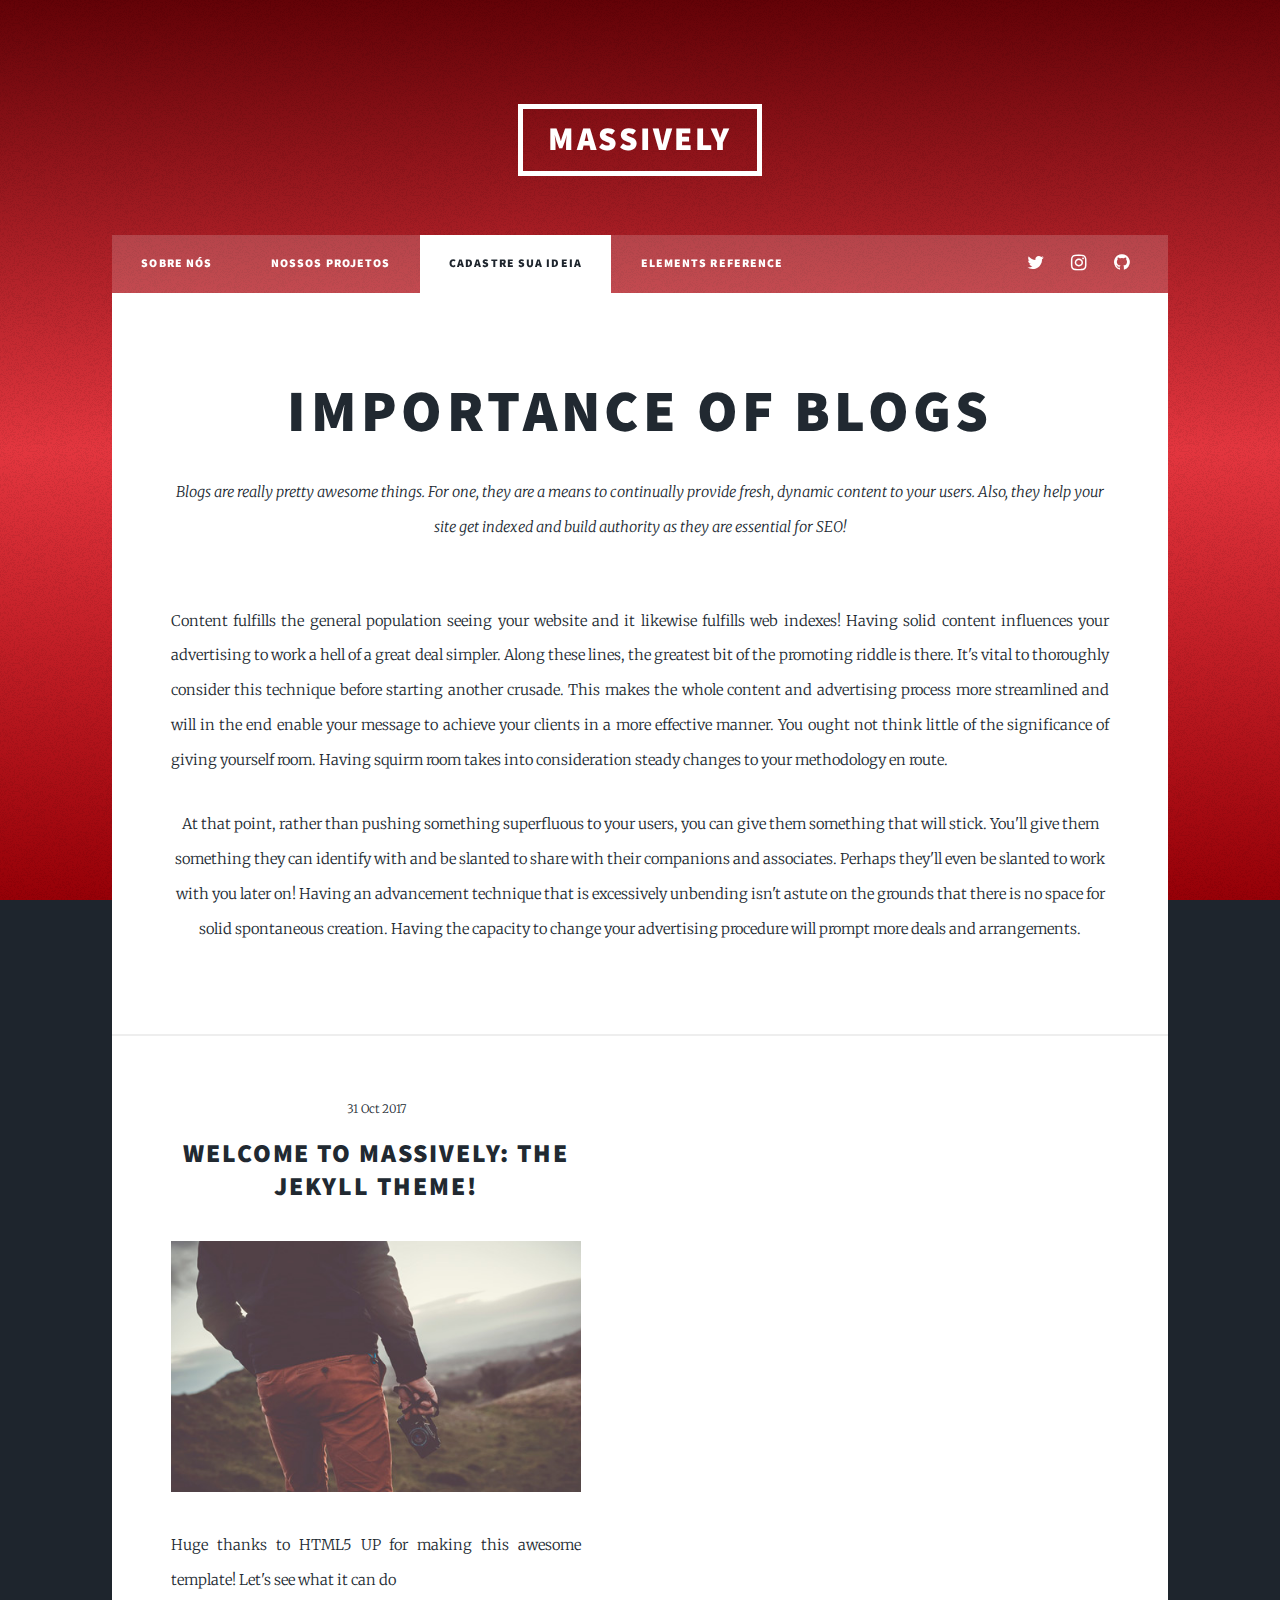
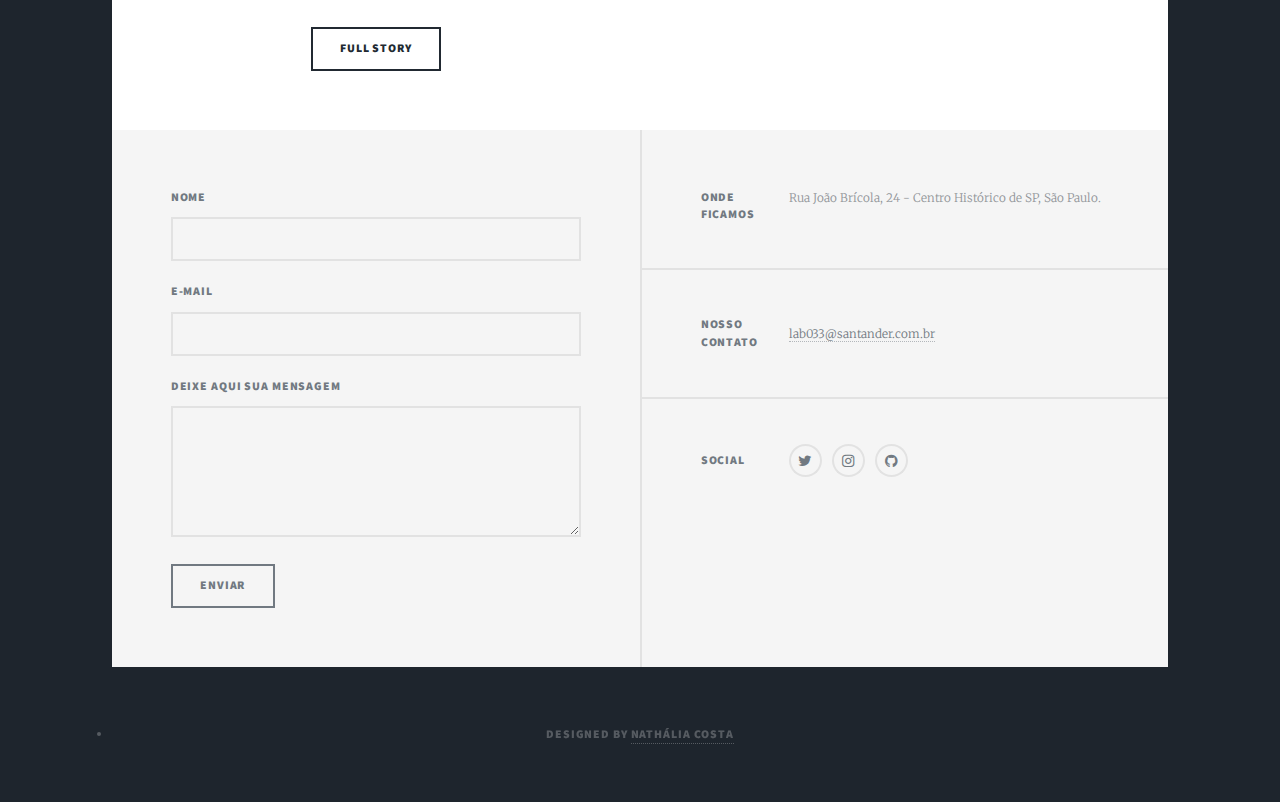
<file: blog/index.html>
<!DOCTYPE HTML>
<!--
	Massively by HTML5 UP
	html5up.net | @ajlkn
  Jekyll integration by somiibo.com
	Free for personal and commercial use under the CCA 3.0 license (html5up.net/license)
-->
<html>
	<head>
    <meta charset="utf-8" />
<meta name="viewport" content="width=device-width, initial-scale=1, user-scalable=no" />

<title>Jekyll Theme - Blog Page - Massively</title>
<meta name="description" content="Every great website starts with a great homepage. The homepage tells your viewers what your site is all about and gives your viewers a place to come back to.">

<link rel="apple-touch-icon" sizes="180x180" href="/assets/icon/apple-touch-icon.png">
<link rel="icon" type="image/png" sizes="32x32" href="/assets/icon/favicon-32x32.png">
<link rel="icon" type="image/png" sizes="16x16" href="/assets/icon/favicon-16x16.png">
<link rel="manifest" href="/assets/icon/manifest.json">
<link rel="mask-icon" href="/assets/icon/safari-pinned-tab.svg" color="#5bbad5">
<link rel="shortcut icon" href="/assets/icon/favicon.ico">
<meta name="msapplication-config" content="/assets/icon/browserconfig.xml">
<meta name="theme-color" content="#ffffff">

<!-- CSS -->
<link rel="stylesheet" href="/assets/css/main.css" />
<noscript><link rel="stylesheet" href="/assets/css/noscript.css" /></noscript>


	</head>
	<body class="is-loading">

		<!-- Wrapper -->
			<div id="wrapper" class="fade-in">

				<!-- Header -->
				<header id="header">
					<a href="/" class="logo">Massively</a>
				</header>


				<!-- Nav -->
					<nav id="nav">

            <ul class="links">
  <li class=""><a href="/">Sobre nós</a></li>
  <li class=""><a href="/about/">Nossos projetos</a></li>
  <li class=" active "><a href="/blog/">Cadastre sua ideia</a></li>
  <li class=""><a href="/elements/">Elements Reference</a></li>
</ul>

<ul class="icons">
  <li><a href="https://twitter.com/default" class="icon fa-twitter" rel="nofollow"><span class="label">Twitter</span></a></li>
  <li><a href="https://instagram.com/default" class="icon fa-instagram" rel="nofollow"><span class="label">Instagram</span></a></li>
  <li><a href="https://alm.lab033.io/" class="icon fa-github" rel="nofollow"><span class="label">GitHub</span></a></li>
</ul>

						
					</nav>

				<!-- Main -->
				<div id="main">

          <article class="post featured">
            <header class="major">
              <h2><a href="#">Importance of Blogs</a></h2>
              <p>Blogs are really pretty awesome things. For one, they are a means to continually provide fresh,
                dynamic content to your users. Also, they help your site get indexed and build authority as they are essential for SEO!
							</p>
            </header>
						<p>
							Content fulfills the general population seeing your website and it likewise fulfills web indexes! Having solid content
							influences your advertising to work a hell of a great deal simpler. Along these lines, the greatest bit of the promoting riddle is there. It's vital to thoroughly consider this technique before starting another crusade. This makes the whole content and advertising process more streamlined and will in the end enable your message to achieve your clients in a more effective manner. You ought not think little of the significance of giving yourself room. Having squirm room takes into consideration steady changes to your methodology en route.
						<p>
						</p>
							At that point, rather than pushing something superfluous to your users, you can give them something that will stick.
							You'll give them something they can identify with and be slanted to share with their companions and associates. Perhaps they'll even be slanted to work with you later on!
							Having an advancement technique that is excessively unbending isn't astute on the grounds that there is no space for solid spontaneous creation. Having the capacity to change your advertising procedure will prompt more deals and arrangements.
						</p>

          </article>
					<!-- Post -->
					<section class="posts">
						
						
							<article>
								<header>
									<span class="date">31 Oct 2017</span>
									<h2><a href="/blog/welcome-to-massively-the-jekyll-theme/">Welcome to Massively: The Jekyll Theme!</a></h2>
								</header>
								<a href="/blog/welcome-to-massively-the-jekyll-theme/" class="image fit"><img src="/images/pic02.jpg" alt="" /></a>
								<p>Huge thanks to HTML5 UP for making this awesome template! Let's see what it can do</p>
								<ul class="actions">
									<li><a href="/blog/welcome-to-massively-the-jekyll-theme/" class="button">Full Story</a></li>
								</ul>
							</article>
							
						

					</section>

					</div>

				<!-- Footer -->
        <footer id="footer">
  <section>
    <form method="POST" action="https://api.slapform.com/info@default.com">
      <div class="field">
        <label for="name">Nome</label>
        <input type="text" name="name" id="name" />
      </div>
      <div class="field">
        <label for="email">E-mail</label>
        <input type="email" name="slap_replyto" id="email" /> <!-- slap_replyto will set the reply-to as the submitter's email! -->
      </div>
      <div class="field">
        <label for="message">Deixe aqui sua mensagem</label>
        <textarea name="message" id="message" rows="3"></textarea>
      </div>
      <ul class="actions">
        <li><input type="submit" value="Enviar" /></li>
      </ul>
      <input type="hidden" name="slap_redirect" value="/thank-you" /> <!-- slap_redirect allows you to set a custom redirect/thank you page -->
    </form>
  </section>
  <section class="split contact">
    <section class="alt">
      <h3>Onde ficamos</h3>
      <p>Rua João Brícola, 24 - Centro Histórico de SP, São Paulo.</p>
    </section>
    <section>
      <h3>Nosso contato</h3>
      <p><a href="mailto:info@default.com">lab033@santander.com.br</a></p>
    </section>
    <section>
      <h3>Social</h3>
      <ul class="icons alt">
        <li><a href="https://twitter.com/default" class="icon fa-twitter" rel="nofollow"><span class="label">Twitter</span></a></li>
        <li><a href="https://instagram.com/default" class="icon fa-instagram" rel="nofollow"><span class="label">Instagram</span></a></li>
        <li><a href="https://alm.lab033.io/" class="icon fa-github" rel="nofollow"><span class="label">GitLab</span></a></li>
      </ul>
    </section>
  </section>
</footer>
<!-- Copyright -->
<div id="copyright">
  <li>Designed by <a href="https://github.com/natfcst" rel="nofollow">Nathália Costa</a> </li>
</div>


			</div>

			<!-- Scripts -->
			<!-- DYN -->
<script src="/assets/js/jquery.min.js"></script>
<script src="/assets/js/jquery.scrollex.min.js"></script>
<script src="/assets/js/jquery.scrolly.min.js"></script>
<script src="/assets/js/skel.min.js"></script>
<script src="/assets/js/util.js"></script>
<script src="/assets/js/main.js"></script>

			<script async src="https://www.googletagmanager.com/gtag/js?id=default"></script>
<script>
  window.dataLayer = window.dataLayer || [];
  function gtag(){dataLayer.push(arguments)};
  gtag('js', new Date());

  gtag('config', 'default');
</script>


	</body>
</html>
</file>
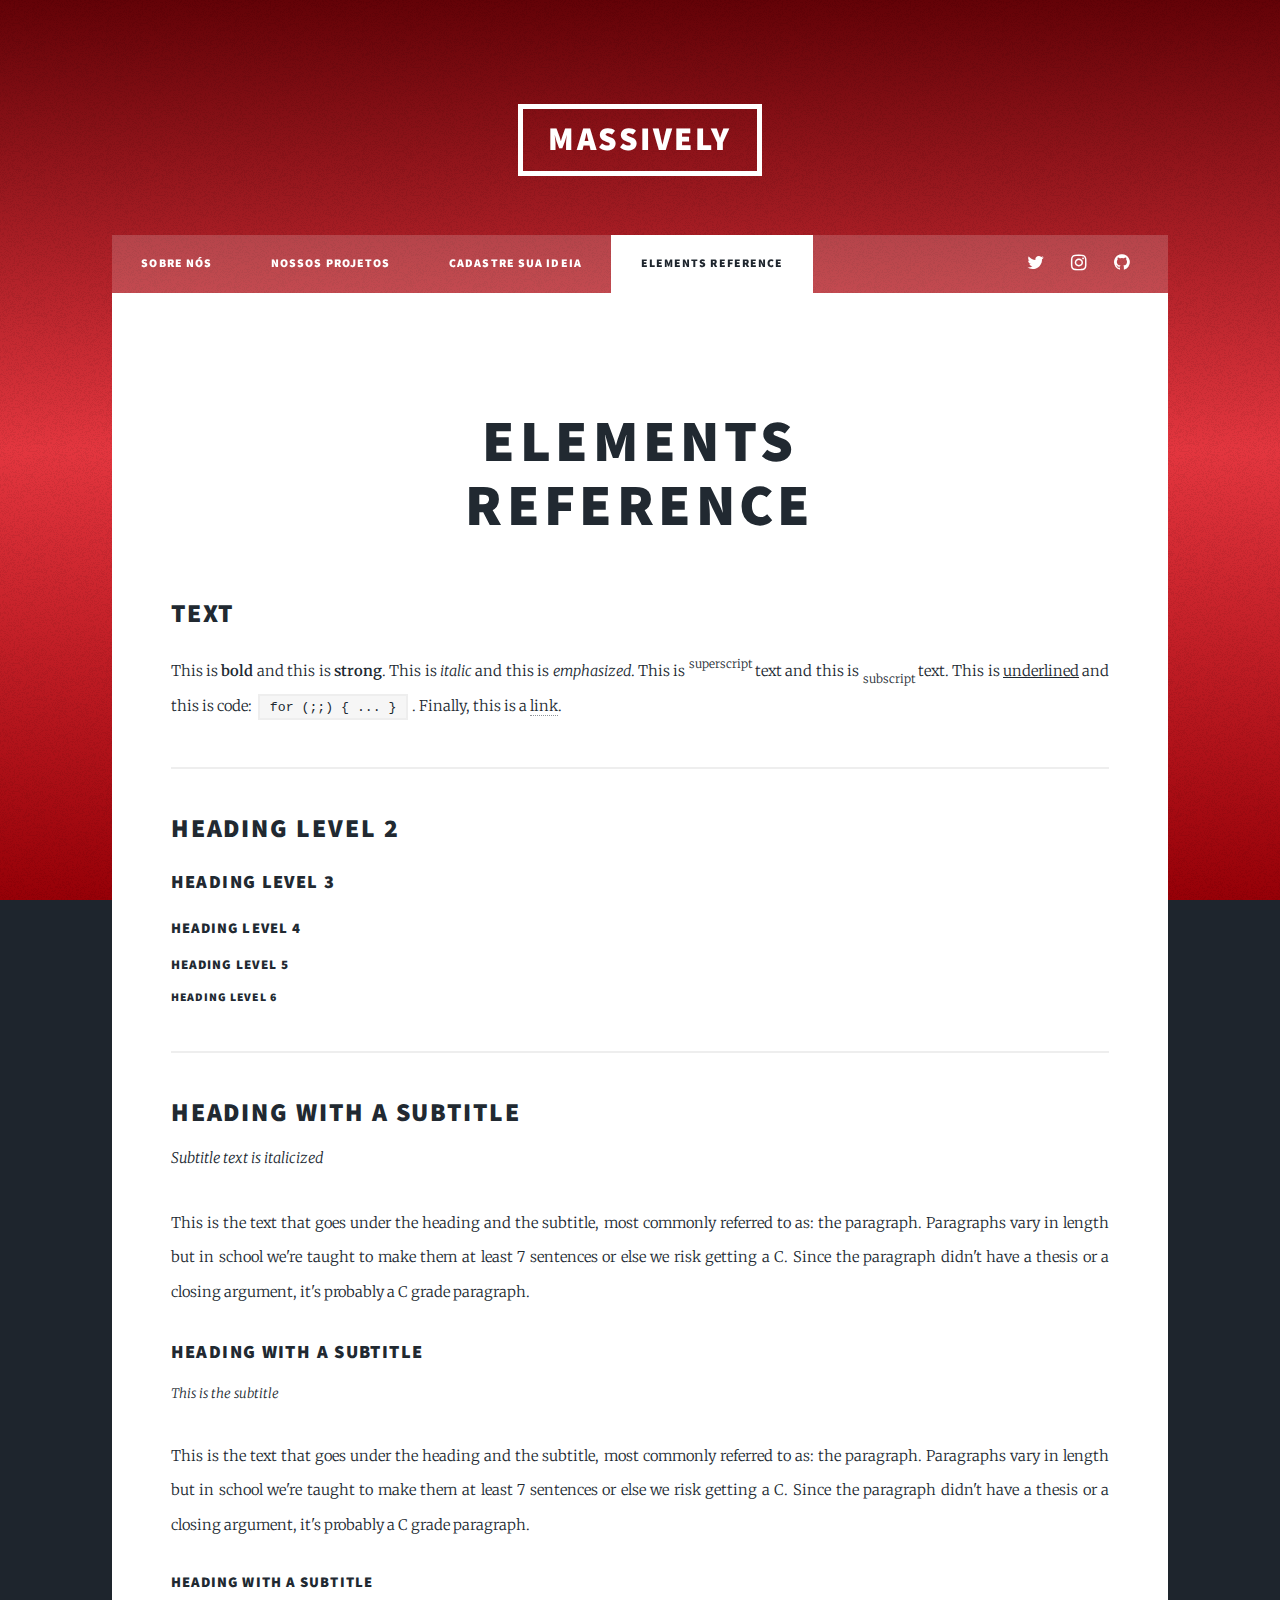
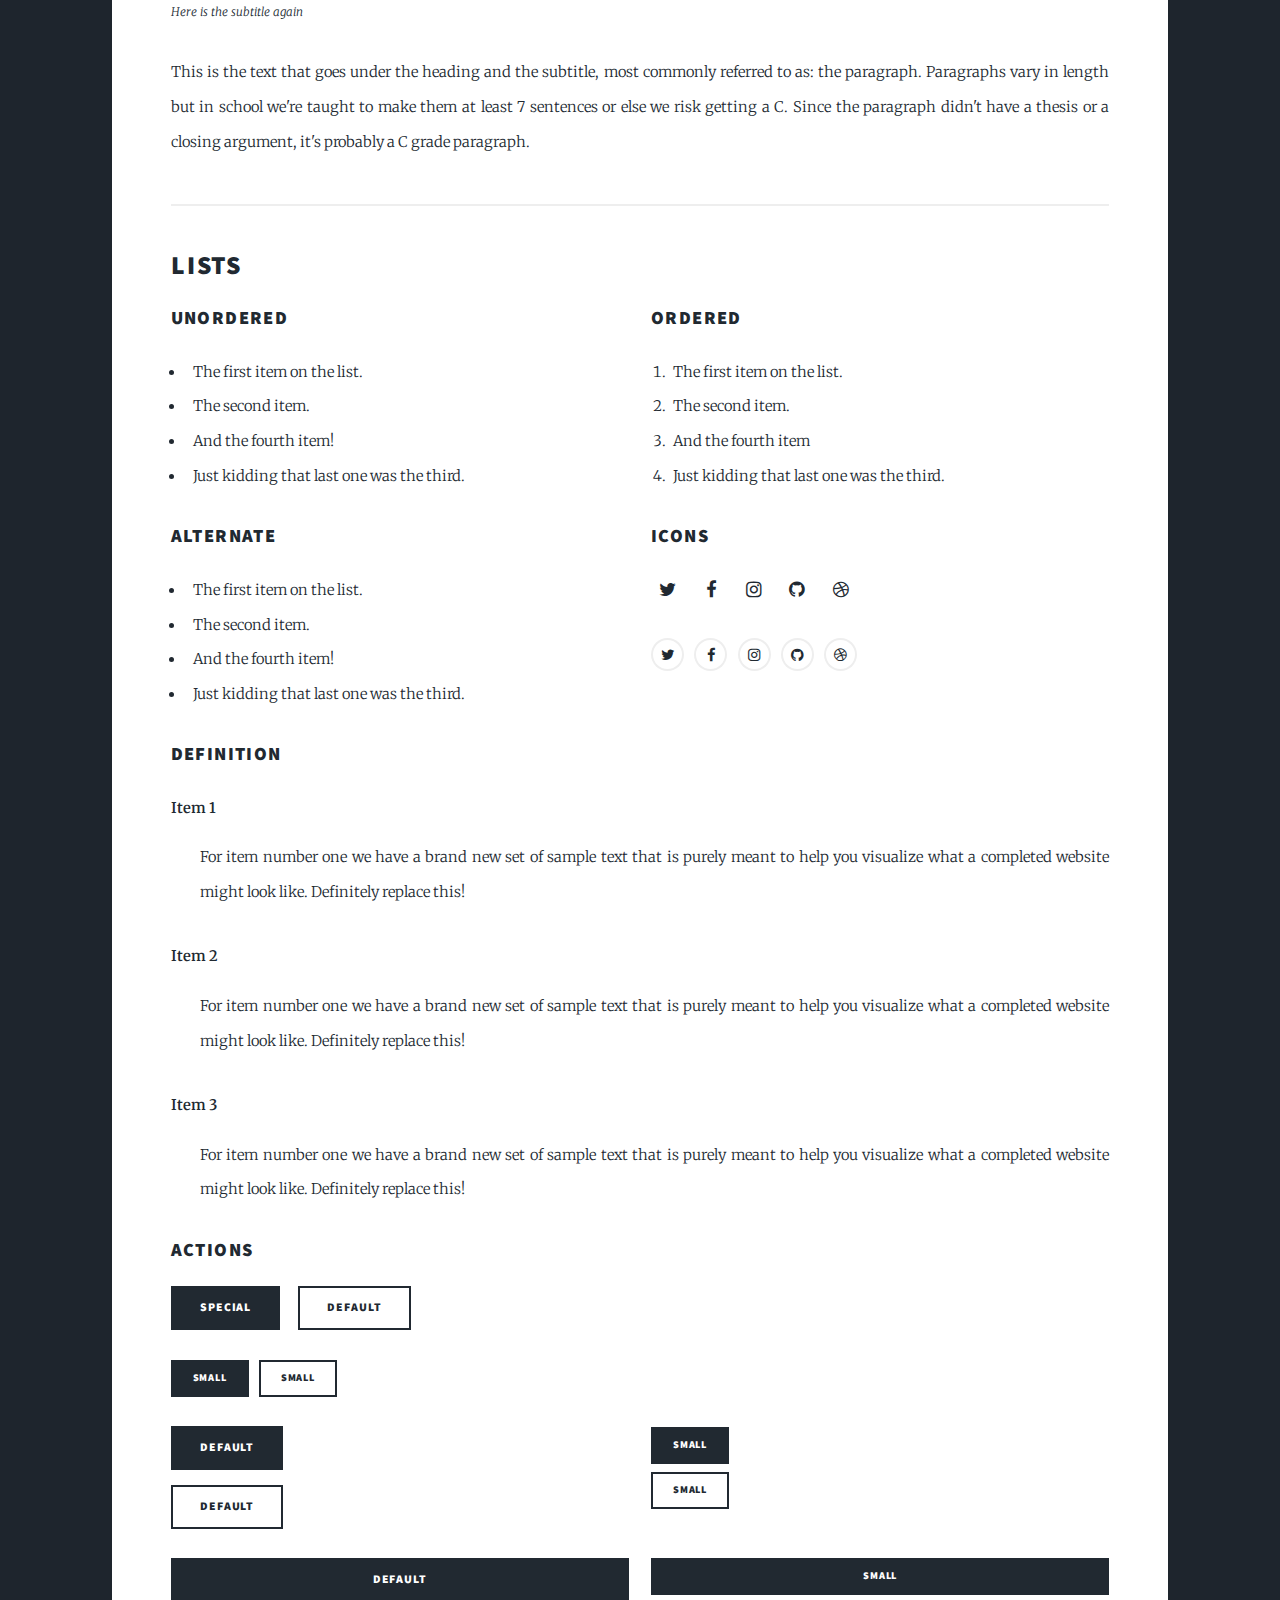
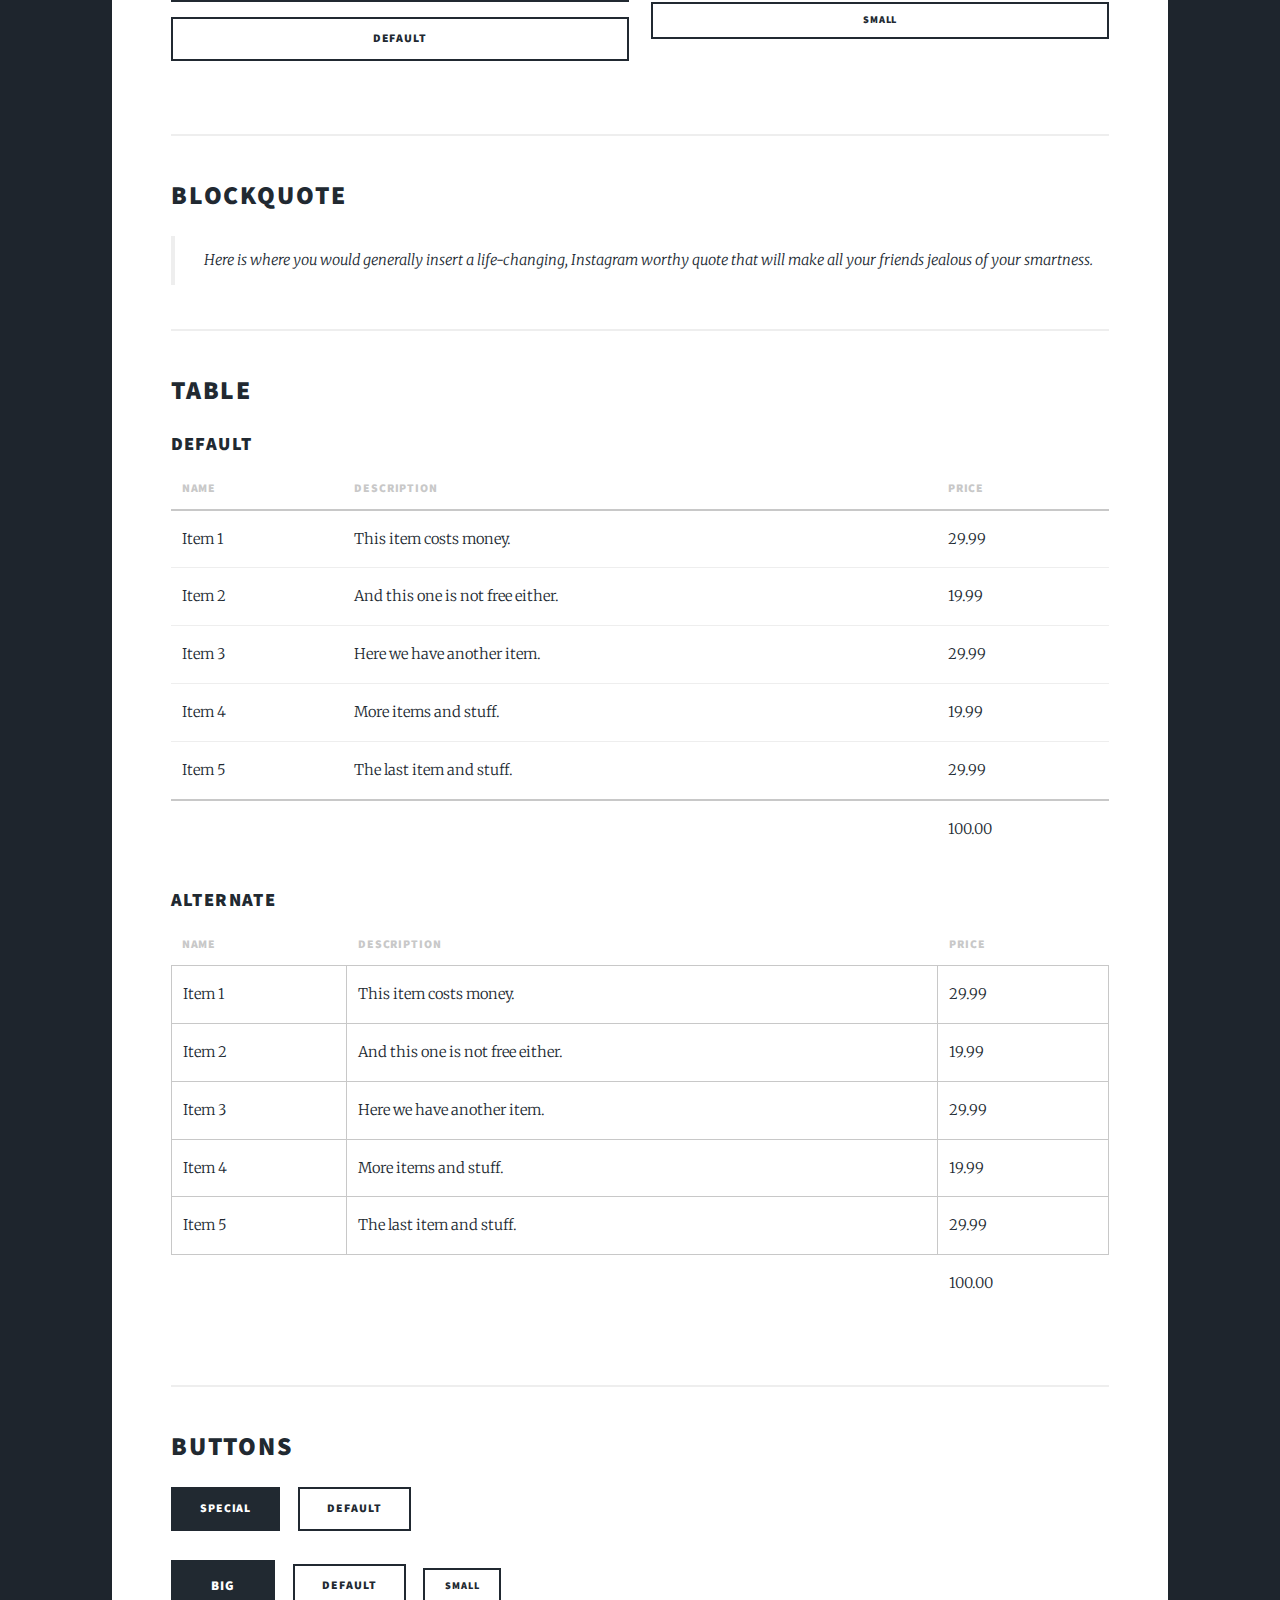
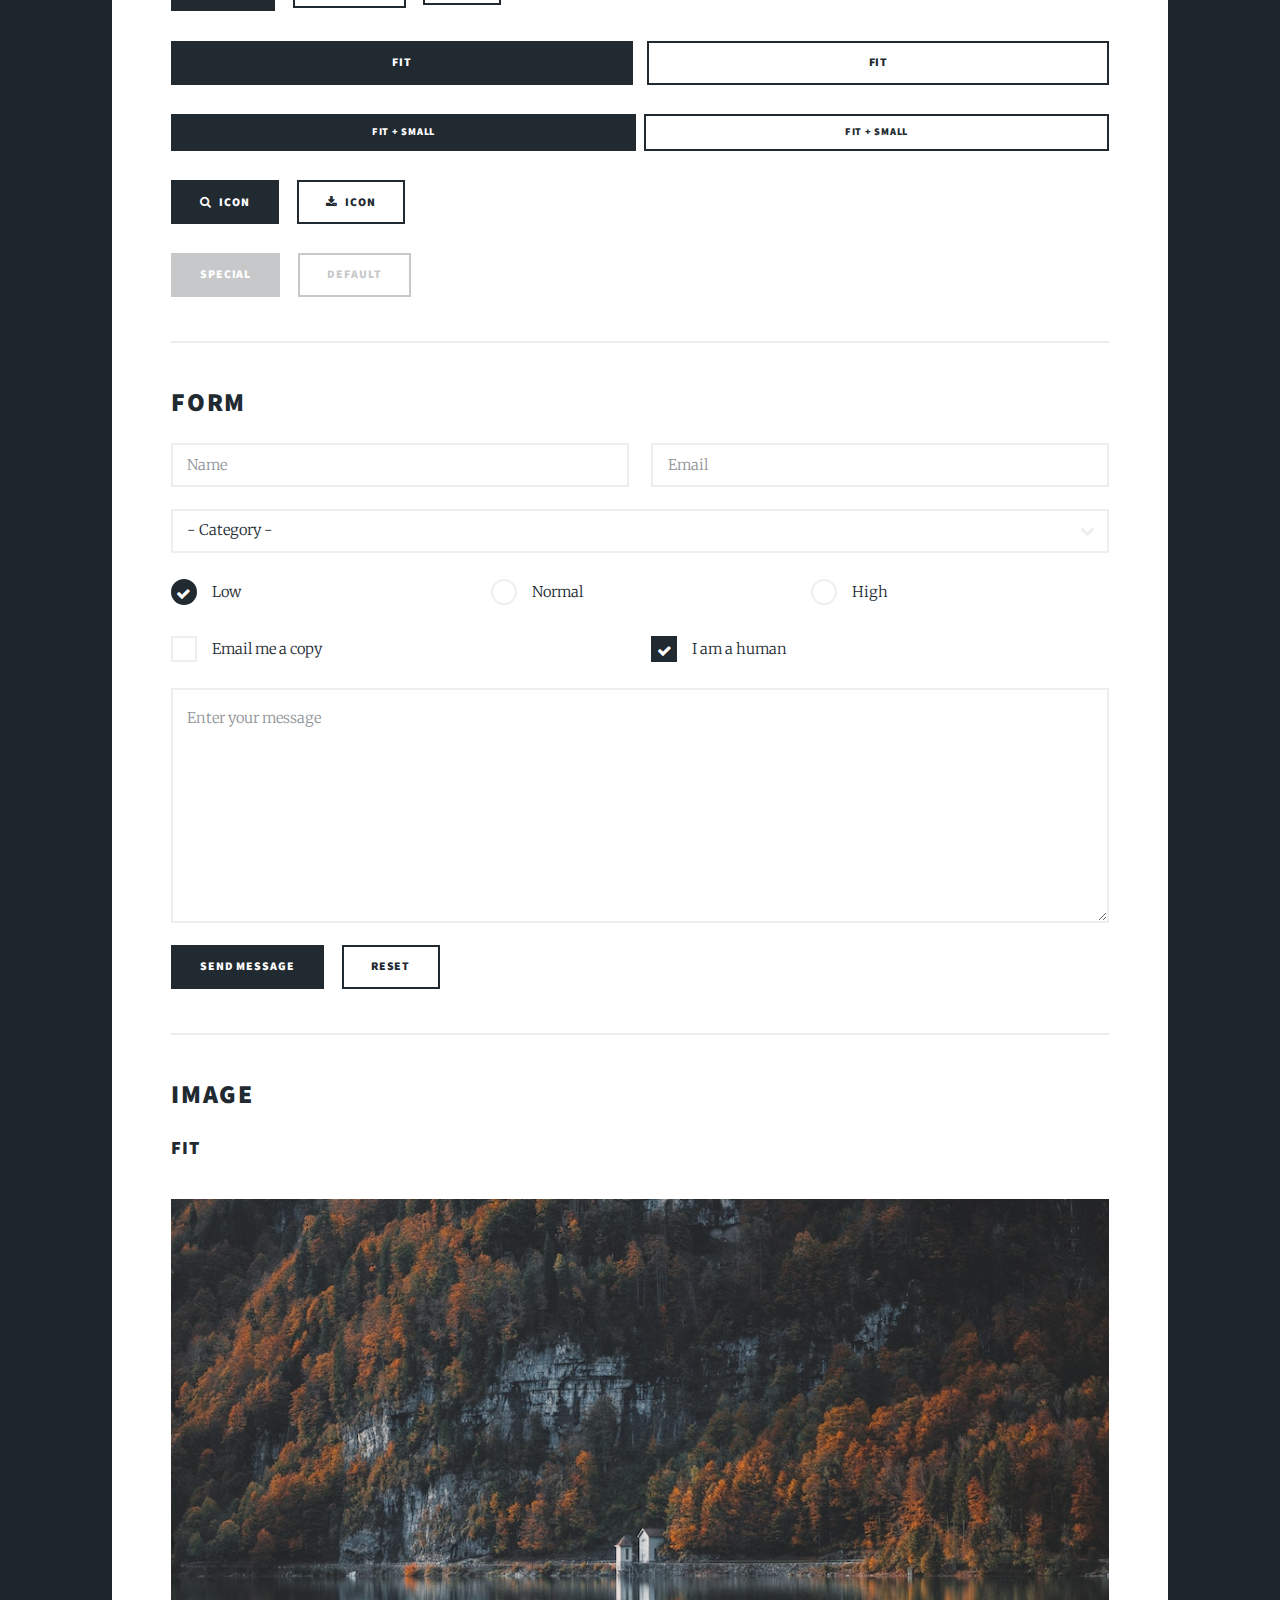
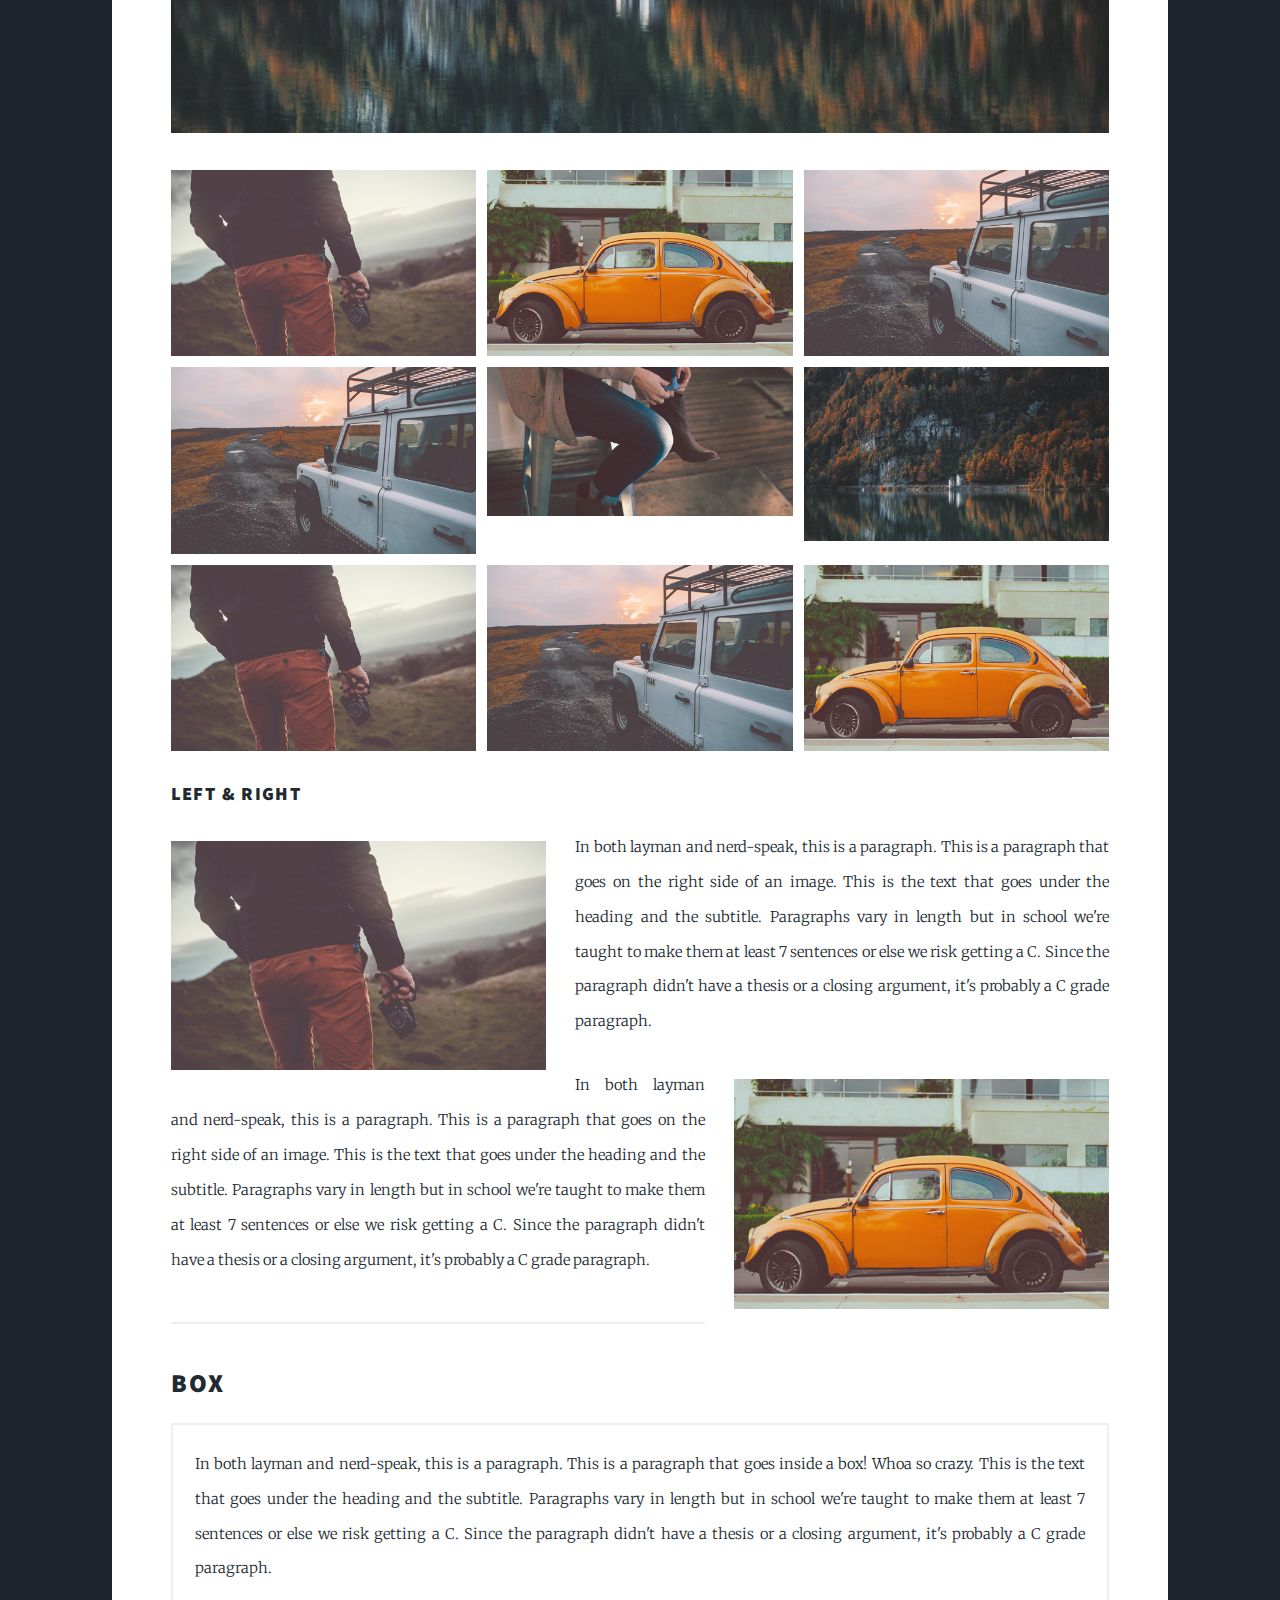
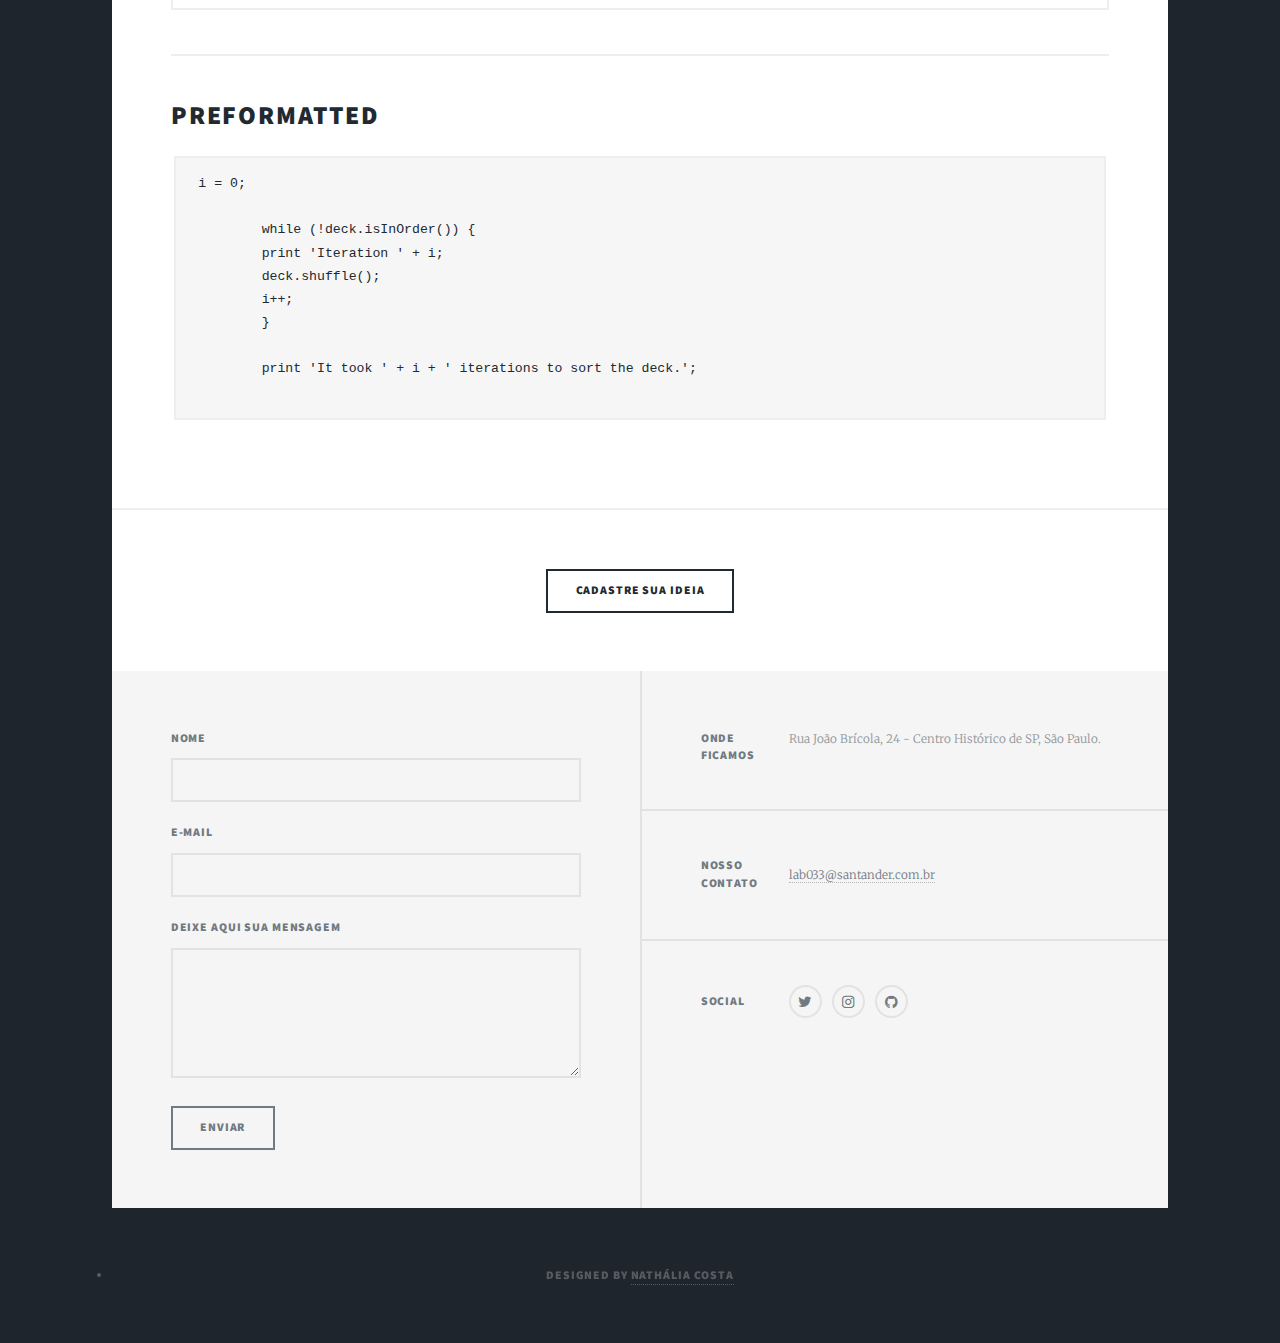
<file: elements/index.html>
<!DOCTYPE HTML>
<!--
	Massively by HTML5 UP
	html5up.net | @ajlkn
  Jekyll integration by somiibo.com
	Free for personal and commercial use under the CCA 3.0 license (html5up.net/license)
-->
<html>
	<head>
    <meta charset="utf-8" />
<meta name="viewport" content="width=device-width, initial-scale=1, user-scalable=no" />

<title>Jekyll Theme - Elements Reference - Massively</title>
<meta name="description" content="Having a massive list of every element of a theme is useful for quick referencing and ideas. Here is every component of Massively!">

<link rel="apple-touch-icon" sizes="180x180" href="/assets/icon/apple-touch-icon.png">
<link rel="icon" type="image/png" sizes="32x32" href="/assets/icon/favicon-32x32.png">
<link rel="icon" type="image/png" sizes="16x16" href="/assets/icon/favicon-16x16.png">
<link rel="manifest" href="/assets/icon/manifest.json">
<link rel="mask-icon" href="/assets/icon/safari-pinned-tab.svg" color="#5bbad5">
<link rel="shortcut icon" href="/assets/icon/favicon.ico">
<meta name="msapplication-config" content="/assets/icon/browserconfig.xml">
<meta name="theme-color" content="#ffffff">

<!-- CSS -->
<link rel="stylesheet" href="/assets/css/main.css" />
<noscript><link rel="stylesheet" href="/assets/css/noscript.css" /></noscript>

	</head>
	<body class="is-loading">

		<!-- Wrapper -->
			<div id="wrapper" class="fade-in">

				<!-- Header -->
				<header id="header">
					<a href="/" class="logo">Massively</a>
				</header>

				<!-- Nav -->
					<nav id="nav">

            <ul class="links">
  <li class=""><a href="/">Sobre nós</a></li>
  <li class=""><a href="/about/">Nossos projetos</a></li>
  <li class=""><a href="/blog/">Cadastre sua ideia</a></li>
  <li class=" active "><a href="/elements/">Elements Reference</a></li>
</ul>

<ul class="icons">
  <li><a href="https://twitter.com/default" class="icon fa-twitter" rel="nofollow"><span class="label">Twitter</span></a></li>
  <li><a href="https://instagram.com/default" class="icon fa-instagram" rel="nofollow"><span class="label">Instagram</span></a></li>
  <li><a href="https://alm.lab033.io/" class="icon fa-github" rel="nofollow"><span class="label">GitHub</span></a></li>
</ul>


					</nav>

				<!-- Main -->
				<div id="main">

					<!-- Post -->
					<section class="post">
						<p><header class="major">
	<h1>Elements<br />
	Reference</h1>
</header>

<!-- Text stuff -->
	<h2>Text</h2>
	<p>This is <b>bold</b> and this is <strong>strong</strong>. This is <i>italic</i> and this is <em>emphasized</em>.
	This is <sup>superscript</sup> text and this is <sub>subscript</sub> text.
	This is <u>underlined</u> and this is code: <code>for (;;) { ... }</code>.
	Finally, this is a <a href="#">link</a>.</p>
	<hr />
	<h2>Heading Level 2</h2>
	<h3>Heading Level 3</h3>
	<h4>Heading Level 4</h4>
	<h5>Heading Level 5</h5>
	<h6>Heading Level 6</h6>
	<hr />
	<header>
		<h2>Heading with a Subtitle</h2>
		<p>Subtitle text is italicized</p>
	</header>
	<p>This is the text that goes under the heading and the subtitle, most commonly referred to as: the paragraph. Paragraphs vary in length but in school we're taught to make them at least 7 sentences or else we risk getting a C. Since the paragraph didn't have a thesis or a closing argument, it's probably a C grade paragraph.</p>
	<header>
		<h3>Heading with a Subtitle</h3>
		<p>This is the subtitle</p>
	</header>
	<p>This is the text that goes under the heading and the subtitle, most commonly referred to as: the paragraph. Paragraphs vary in length but in school we're taught to make them at least 7 sentences or else we risk getting a C. Since the paragraph didn't have a thesis or a closing argument, it's probably a C grade paragraph.</p>
	<header>
		<h4>Heading with a Subtitle</h4>
		<p>Here is the subtitle again</p>
	</header>
	<p>This is the text that goes under the heading and the subtitle, most commonly referred to as: the paragraph. Paragraphs vary in length but in school we're taught to make them at least 7 sentences or else we risk getting a C. Since the paragraph didn't have a thesis or a closing argument, it's probably a C grade paragraph.</p>

	<hr />

<!-- Lists -->
	<h2>Lists</h2>
	<div class="row">
		<div class="6u 12u$(small)">

			<h3>Unordered</h3>
			<ul>
				<li>The first item on the list.</li>
				<li>The second item.</li>
				<li>And the fourth item!</li>
				<li>Just kidding that last one was the third.</li>
			</ul>

			<h3>Alternate</h3>
			<ul class="alt">
				<li>The first item on the list.</li>
				<li>The second item.</li>
				<li>And the fourth item!</li>
				<li>Just kidding that last one was the third.</li>
			</ul>

		</div>
		<div class="6u$ 12u$(small)">

			<h3>Ordered</h3>
			<ol>
				<li>The first item on the list.</li>
				<li>The second item.</li>
				<li>And the fourth item</li>
				<li>Just kidding that last one was the third.</li>
			</ol>

			<h3>Icons</h3>
			<ul class="icons">
				<li><a href="#" class="icon fa-twitter"><span class="label">Twitter</span></a></li>
				<li><a href="#" class="icon fa-facebook"><span class="label">Facebook</span></a></li>
				<li><a href="#" class="icon fa-instagram"><span class="label">Instagram</span></a></li>
				<li><a href="#" class="icon fa-github"><span class="label">Github</span></a></li>
				<li><a href="#" class="icon fa-dribbble"><span class="label">Dribbble</span></a></li>
			</ul>
			<ul class="icons alt">
				<li><a href="#" class="icon alt fa-twitter"><span class="label">Twitter</span></a></li>
				<li><a href="#" class="icon alt fa-facebook"><span class="label">Facebook</span></a></li>
				<li><a href="#" class="icon alt fa-instagram"><span class="label">Instagram</span></a></li>
				<li><a href="#" class="icon alt fa-github"><span class="label">Github</span></a></li>
				<li><a href="#" class="icon alt fa-dribbble"><span class="label">Dribbble</span></a></li>
			</ul>

		</div>
	</div>
	<h3>Definition</h3>
	<dl>
		<dt>Item 1</dt>
		<dd>
			<p>For item number one we have a brand new set of sample text that is purely meant to help you visualize what a completed website might look like. Definitely replace this!</p>
		</dd>
		<dt>Item 2</dt>
		<dd>
			<p>For item number one we have a brand new set of sample text that is purely meant to help you visualize what a completed website might look like. Definitely replace this!</p>
		</dd>
		<dt>Item 3</dt>
		<dd>
			<p>For item number one we have a brand new set of sample text that is purely meant to help you visualize what a completed website might look like. Definitely replace this!</p>
		</dd>
	</dl>

	<h3>Actions</h3>
	<ul class="actions">
		<li><a href="#" class="button special">Special</a></li>
		<li><a href="#" class="button">Default</a></li>
	</ul>
	<ul class="actions small">
		<li><a href="#" class="button special small">Small</a></li>
		<li><a href="#" class="button small">Small</a></li>
	</ul>
	<div class="row">
		<div class="6u 12u$(small)">
			<ul class="actions vertical">
				<li><a href="#" class="button special">Default</a></li>
				<li><a href="#" class="button">Default</a></li>
			</ul>
		</div>
		<div class="6u 12u$(small)">
			<ul class="actions vertical small">
				<li><a href="#" class="button special small">Small</a></li>
				<li><a href="#" class="button small">Small</a></li>
			</ul>
		</div>
	</div>
	<div class="row">
		<div class="6u 12u$(small)">
			<ul class="actions vertical">
				<li><a href="#" class="button special fit">Default</a></li>
				<li><a href="#" class="button fit">Default</a></li>
			</ul>
		</div>
		<div class="6u$ 12u$(small)">
			<ul class="actions vertical small">
				<li><a href="#" class="button special small fit">Small</a></li>
				<li><a href="#" class="button small fit">Small</a></li>
			</ul>
		</div>
	</div>

	<hr />

<!-- Blockquote -->
	<h2>Blockquote</h2>
	<blockquote>Here is where you would generally insert a life-changing, Instagram worthy quote that will make all your friends jealous of your smartness.</blockquote>

	<hr />

<!-- Table -->
	<h2>Table</h2>

	<h3>Default</h3>
	<div class="table-wrapper">
		<table>
			<thead>
				<tr>
					<th>Name</th>
					<th>Description</th>
					<th>Price</th>
				</tr>
			</thead>
			<tbody>
				<tr>
					<td>Item 1</td>
					<td>This item costs money.</td>
					<td>29.99</td>
				</tr>
				<tr>
					<td>Item 2</td>
					<td>And this one is not free either.</td>
					<td>19.99</td>
				</tr>
				<tr>
					<td>Item 3</td>
					<td>Here we have another item.</td>
					<td>29.99</td>
				</tr>
				<tr>
					<td>Item 4</td>
					<td>More items and stuff.</td>
					<td>19.99</td>
				</tr>
				<tr>
					<td>Item 5</td>
					<td>The last item and stuff.</td>
					<td>29.99</td>
				</tr>
			</tbody>
			<tfoot>
				<tr>
					<td colspan="2"></td>
					<td>100.00</td>
				</tr>
			</tfoot>
		</table>
	</div>

	<h3>Alternate</h3>
	<div class="table-wrapper">
		<table class="alt">
			<thead>
				<tr>
					<th>Name</th>
					<th>Description</th>
					<th>Price</th>
				</tr>
			</thead>
			<tbody>
				<tr>
					<td>Item 1</td>
					<td>This item costs money.</td>
					<td>29.99</td>
				</tr>
				<tr>
					<td>Item 2</td>
					<td>And this one is not free either.</td>
					<td>19.99</td>
				</tr>
				<tr>
					<td>Item 3</td>
					<td>Here we have another item.</td>
					<td>29.99</td>
				</tr>
				<tr>
					<td>Item 4</td>
					<td>More items and stuff.</td>
					<td>19.99</td>
				</tr>
				<tr>
					<td>Item 5</td>
					<td>The last item and stuff.</td>
					<td>29.99</td>
				</tr>
			</tbody>
			<tfoot>
				<tr>
					<td colspan="2"></td>
					<td>100.00</td>
				</tr>
			</tfoot>
		</table>
	</div>

	<hr />

<!-- Buttons -->
	<h2>Buttons</h2>
	<ul class="actions">
		<li><a href="#" class="button special">Special</a></li>
		<li><a href="#" class="button">Default</a></li>
	</ul>
	<ul class="actions">
		<li><a href="#" class="button special big">Big</a></li>
		<li><a href="#" class="button">Default</a></li>
		<li><a href="#" class="button small">Small</a></li>
	</ul>
	<ul class="actions fit">
		<li><a href="#" class="button special fit">Fit</a></li>
		<li><a href="#" class="button fit">Fit</a></li>
	</ul>
	<ul class="actions fit small">
		<li><a href="#" class="button special fit small">Fit + Small</a></li>
		<li><a href="#" class="button fit small">Fit + Small</a></li>
	</ul>
	<ul class="actions">
		<li><a href="#" class="button special icon fa-search">Icon</a></li>
		<li><a href="#" class="button icon fa-download">Icon</a></li>
	</ul>
	<ul class="actions">
		<li><span class="button special disabled">Special</span></li>
		<li><span class="button disabled">Default</span></li>
	</ul>

	<hr />

<!-- Form -->
	<h2>Form</h2>

	<form method="post" action="#" class="alt">
		<div class="row uniform">
			<div class="6u 12u$(xsmall)">
				<input type="text" name="demo-name" id="demo-name" value="" placeholder="Name" />
			</div>
			<div class="6u$ 12u$(xsmall)">
				<input type="email" name="demo-email" id="demo-email" value="" placeholder="Email" />
			</div>
			<!-- Break -->
			<div class="12u$">
				<div class="select-wrapper">
					<select name="demo-category" id="demo-category">
						<option value="">- Category -</option>
						<option value="1">Manufacturing</option>
						<option value="1">Shipping</option>
						<option value="1">Administration</option>
						<option value="1">Human Resources</option>
					</select>
				</div>
			</div>
			<!-- Break -->
			<div class="4u 12u$(small)">
				<input type="radio" id="demo-priority-low" name="demo-priority" checked>
				<label for="demo-priority-low">Low</label>
			</div>
			<div class="4u 12u$(small)">
				<input type="radio" id="demo-priority-normal" name="demo-priority">
				<label for="demo-priority-normal">Normal</label>
			</div>
			<div class="4u$ 12u$(small)">
				<input type="radio" id="demo-priority-high" name="demo-priority">
				<label for="demo-priority-high">High</label>
			</div>
			<!-- Break -->
			<div class="6u 12u$(small)">
				<input type="checkbox" id="demo-copy" name="demo-copy">
				<label for="demo-copy">Email me a copy</label>
			</div>
			<div class="6u$ 12u$(small)">
				<input type="checkbox" id="demo-human" name="demo-human" checked>
				<label for="demo-human">I am a human</label>
			</div>
			<!-- Break -->
			<div class="12u$">
				<textarea name="demo-message" id="demo-message" placeholder="Enter your message" rows="6"></textarea>
			</div>
			<!-- Break -->
			<div class="12u$">
				<ul class="actions">
					<li><input type="submit" value="Send Message" class="special" /></li>
					<li><input type="reset" value="Reset" /></li>
				</ul>
			</div>
		</div>
	</form>

	<hr />

<!-- Image -->
	<h2>Image</h2>

	<h3>Fit</h3>
	<span class="image fit"><img src="/images/pic01.jpg" alt="" /></span>
	<div class="box alt">
		<div class="row 50% uniform">
			<div class="4u"><span class="image fit"><img src="/images/pic02.jpg" alt="" /></span></div>
			<div class="4u"><span class="image fit"><img src="/images/pic03.jpg" alt="" /></span></div>
			<div class="4u$"><span class="image fit"><img src="/images/pic04.jpg" alt="" /></span></div>
			<!-- Break -->
			<div class="4u"><span class="image fit"><img src="/images/pic04.jpg" alt="" /></span></div>
			<div class="4u"><span class="image fit"><img src="/images/pic05.jpg" alt="" /></span></div>
			<div class="4u$"><span class="image fit"><img src="/images/pic01.jpg" alt="" /></span></div>
			<!-- Break -->
			<div class="4u"><span class="image fit"><img src="/images/pic02.jpg" alt="" /></span></div>
			<div class="4u"><span class="image fit"><img src="/images/pic04.jpg" alt="" /></span></div>
			<div class="4u$"><span class="image fit"><img src="/images/pic03.jpg" alt="" /></span></div>
		</div>
	</div>

	<h3>Left &amp; Right</h3>
	<p><span class="image left"><img src="/images/pic02.jpg" alt="" /></span>In both layman and nerd-speak, this is a paragraph. This is a paragraph that goes on the right side of an image. This is the text that goes under the heading and the subtitle. Paragraphs vary in length but in school we're taught to make them at least 7 sentences or else we risk getting a C. Since the paragraph didn't have a thesis or a closing argument, it's probably a C grade paragraph.</p>
	<p><span class="image right"><img src="/images/pic03.jpg" alt="" /></span>In both layman and nerd-speak, this is a paragraph. This is a paragraph that goes on the right side of an image. This is the text that goes under the heading and the subtitle. Paragraphs vary in length but in school we're taught to make them at least 7 sentences or else we risk getting a C. Since the paragraph didn't have a thesis or a closing argument, it's probably a C grade paragraph.</p>

	<hr />

<!-- Box -->
	<h2>Box</h2>
	<div class="box">
		<p>In both layman and nerd-speak, this is a paragraph. This is a paragraph that goes inside a box! Whoa so crazy. This is the text that goes under the heading and the subtitle. Paragraphs vary in length but in school we're taught to make them at least 7 sentences or else we risk getting a C. Since the paragraph didn't have a thesis or a closing argument, it's probably a C grade paragraph.</p>
	</div>

	<hr />

<!-- Preformatted Code -->
	<h2>Preformatted</h2>
	<pre><code>i = 0;

	while (!deck.isInOrder()) {
	print 'Iteration ' + i;
	deck.shuffle();
	i++;
	}

	print 'It took ' + i + ' iterations to sort the deck.';
	</code></pre>
</p>
					</section>

					<!-- Footer -->
						<footer>
              <ul class="actions">
								<li><a href="/blog/" class="button">Cadastre sua ideia</a></li>
              </ul>
						</footer>
					</div>

				<!-- Footer -->
        <footer id="footer">
  <section>
    <form method="POST" action="https://api.slapform.com/info@default.com">
      <div class="field">
        <label for="name">Nome</label>
        <input type="text" name="name" id="name" />
      </div>
      <div class="field">
        <label for="email">E-mail</label>
        <input type="email" name="slap_replyto" id="email" /> <!-- slap_replyto will set the reply-to as the submitter's email! -->
      </div>
      <div class="field">
        <label for="message">Deixe aqui sua mensagem</label>
        <textarea name="message" id="message" rows="3"></textarea>
      </div>
      <ul class="actions">
        <li><input type="submit" value="Enviar" /></li>
      </ul>
      <input type="hidden" name="slap_redirect" value="/thank-you" /> <!-- slap_redirect allows you to set a custom redirect/thank you page -->
    </form>
  </section>
  <section class="split contact">
    <section class="alt">
      <h3>Onde ficamos</h3>
      <p>Rua João Brícola, 24 - Centro Histórico de SP, São Paulo.</p>
    </section>
    <section>
      <h3>Nosso contato</h3>
      <p><a href="mailto:info@default.com">lab033@santander.com.br</a></p>
    </section>
    <section>
      <h3>Social</h3>
      <ul class="icons alt">
        <li><a href="https://twitter.com/default" class="icon fa-twitter" rel="nofollow"><span class="label">Twitter</span></a></li>
        <li><a href="https://instagram.com/default" class="icon fa-instagram" rel="nofollow"><span class="label">Instagram</span></a></li>
        <li><a href="https://alm.lab033.io/" class="icon fa-github" rel="nofollow"><span class="label">GitLab</span></a></li>
      </ul>
    </section>
  </section>
</footer>
<!-- Copyright -->
<div id="copyright">
  <li>Designed by <a href="https://github.com/natfcst" rel="nofollow">Nathália Costa</a> </li>
</div>


			</div>

			<!-- Scripts -->
			<!-- DYN -->
<script src="/assets/js/jquery.min.js"></script>
<script src="/assets/js/jquery.scrollex.min.js"></script>
<script src="/assets/js/jquery.scrolly.min.js"></script>
<script src="/assets/js/skel.min.js"></script>
<script src="/assets/js/util.js"></script>
<script src="/assets/js/main.js"></script>

			<script async src="https://www.googletagmanager.com/gtag/js?id=default"></script>
<script>
  window.dataLayer = window.dataLayer || [];
  function gtag(){dataLayer.push(arguments)};
  gtag('js', new Date());

  gtag('config', 'default');
</script>


	</body>
</html>
</file>
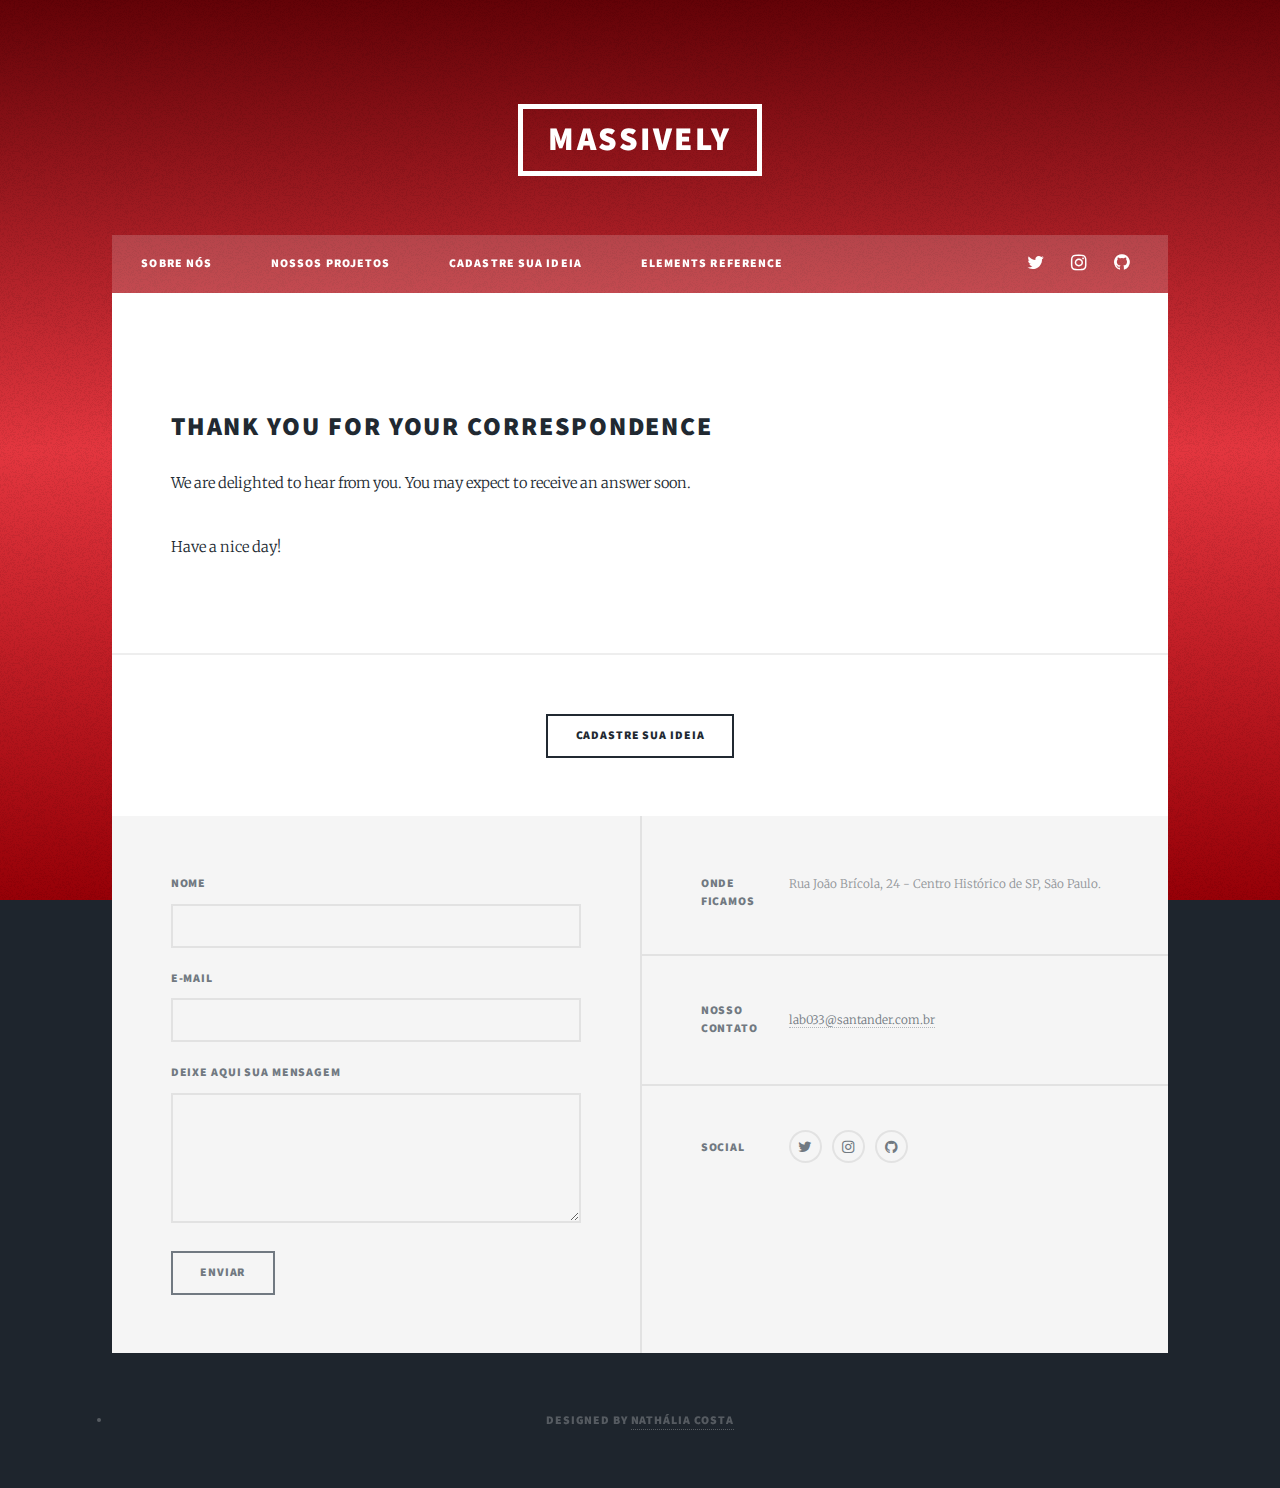
<file: thank-you/index.html>
<!DOCTYPE HTML>
<!--
	Massively by HTML5 UP
	html5up.net | @ajlkn
  Jekyll integration by somiibo.com
	Free for personal and commercial use under the CCA 3.0 license (html5up.net/license)
-->
<html>
	<head>
    <meta charset="utf-8" />
<meta name="viewport" content="width=device-width, initial-scale=1, user-scalable=no" />

<title>Thank you for your correspondence</title>
<meta name="description" content="">

<link rel="apple-touch-icon" sizes="180x180" href="/assets/icon/apple-touch-icon.png">
<link rel="icon" type="image/png" sizes="32x32" href="/assets/icon/favicon-32x32.png">
<link rel="icon" type="image/png" sizes="16x16" href="/assets/icon/favicon-16x16.png">
<link rel="manifest" href="/assets/icon/manifest.json">
<link rel="mask-icon" href="/assets/icon/safari-pinned-tab.svg" color="#5bbad5">
<link rel="shortcut icon" href="/assets/icon/favicon.ico">
<meta name="msapplication-config" content="/assets/icon/browserconfig.xml">
<meta name="theme-color" content="#ffffff">

<!-- CSS -->
<link rel="stylesheet" href="/assets/css/main.css" />
<noscript><link rel="stylesheet" href="/assets/css/noscript.css" /></noscript>

	</head>
	<body class="is-loading">

		<!-- Wrapper -->
			<div id="wrapper" class="fade-in">

				<!-- Header -->
				<header id="header">
					<a href="/" class="logo">Massively</a>
				</header>

				<!-- Nav -->
					<nav id="nav">

            <ul class="links">
  <li class=""><a href="/">Sobre nós</a></li>
  <li class=""><a href="/about/">Nossos projetos</a></li>
  <li class=""><a href="/blog/">Cadastre sua ideia</a></li>
  <li class=""><a href="/elements/">Elements Reference</a></li>
</ul>

<ul class="icons">
  <li><a href="https://twitter.com/default" class="icon fa-twitter" rel="nofollow"><span class="label">Twitter</span></a></li>
  <li><a href="https://instagram.com/default" class="icon fa-instagram" rel="nofollow"><span class="label">Instagram</span></a></li>
  <li><a href="https://alm.lab033.io/" class="icon fa-github" rel="nofollow"><span class="label">GitHub</span></a></li>
</ul>


					</nav>

				<!-- Main -->
				<div id="main">

					<!-- Post -->
					<section class="post">
						<p><h2 id="thank-you-for-your-correspondence">Thank you for your correspondence</h2>
<p>We are delighted to hear from you. You may expect to receive an answer soon.</p>

<p>Have a nice day!</p>
</p>
					</section>

					<!-- Footer -->
						<footer>
              <ul class="actions">
								<li><a href="/blog/" class="button">Cadastre sua ideia</a></li>
              </ul>
						</footer>
					</div>

				<!-- Footer -->
        <footer id="footer">
  <section>
    <form method="POST" action="https://api.slapform.com/info@default.com">
      <div class="field">
        <label for="name">Nome</label>
        <input type="text" name="name" id="name" />
      </div>
      <div class="field">
        <label for="email">E-mail</label>
        <input type="email" name="slap_replyto" id="email" /> <!-- slap_replyto will set the reply-to as the submitter's email! -->
      </div>
      <div class="field">
        <label for="message">Deixe aqui sua mensagem</label>
        <textarea name="message" id="message" rows="3"></textarea>
      </div>
      <ul class="actions">
        <li><input type="submit" value="Enviar" /></li>
      </ul>
      <input type="hidden" name="slap_redirect" value="/thank-you" /> <!-- slap_redirect allows you to set a custom redirect/thank you page -->
    </form>
  </section>
  <section class="split contact">
    <section class="alt">
      <h3>Onde ficamos</h3>
      <p>Rua João Brícola, 24 - Centro Histórico de SP, São Paulo.</p>
    </section>
    <section>
      <h3>Nosso contato</h3>
      <p><a href="mailto:info@default.com">lab033@santander.com.br</a></p>
    </section>
    <section>
      <h3>Social</h3>
      <ul class="icons alt">
        <li><a href="https://twitter.com/default" class="icon fa-twitter" rel="nofollow"><span class="label">Twitter</span></a></li>
        <li><a href="https://instagram.com/default" class="icon fa-instagram" rel="nofollow"><span class="label">Instagram</span></a></li>
        <li><a href="https://alm.lab033.io/" class="icon fa-github" rel="nofollow"><span class="label">GitLab</span></a></li>
      </ul>
    </section>
  </section>
</footer>
<!-- Copyright -->
<div id="copyright">
  <li>Designed by <a href="https://github.com/natfcst" rel="nofollow">Nathália Costa</a> </li>
</div>


			</div>

			<!-- Scripts -->
			<!-- DYN -->
<script src="/assets/js/jquery.min.js"></script>
<script src="/assets/js/jquery.scrollex.min.js"></script>
<script src="/assets/js/jquery.scrolly.min.js"></script>
<script src="/assets/js/skel.min.js"></script>
<script src="/assets/js/util.js"></script>
<script src="/assets/js/main.js"></script>

			<script async src="https://www.googletagmanager.com/gtag/js?id=default"></script>
<script>
  window.dataLayer = window.dataLayer || [];
  function gtag(){dataLayer.push(arguments)};
  gtag('js', new Date());

  gtag('config', 'default');
</script>


	</body>
</html>
</file>
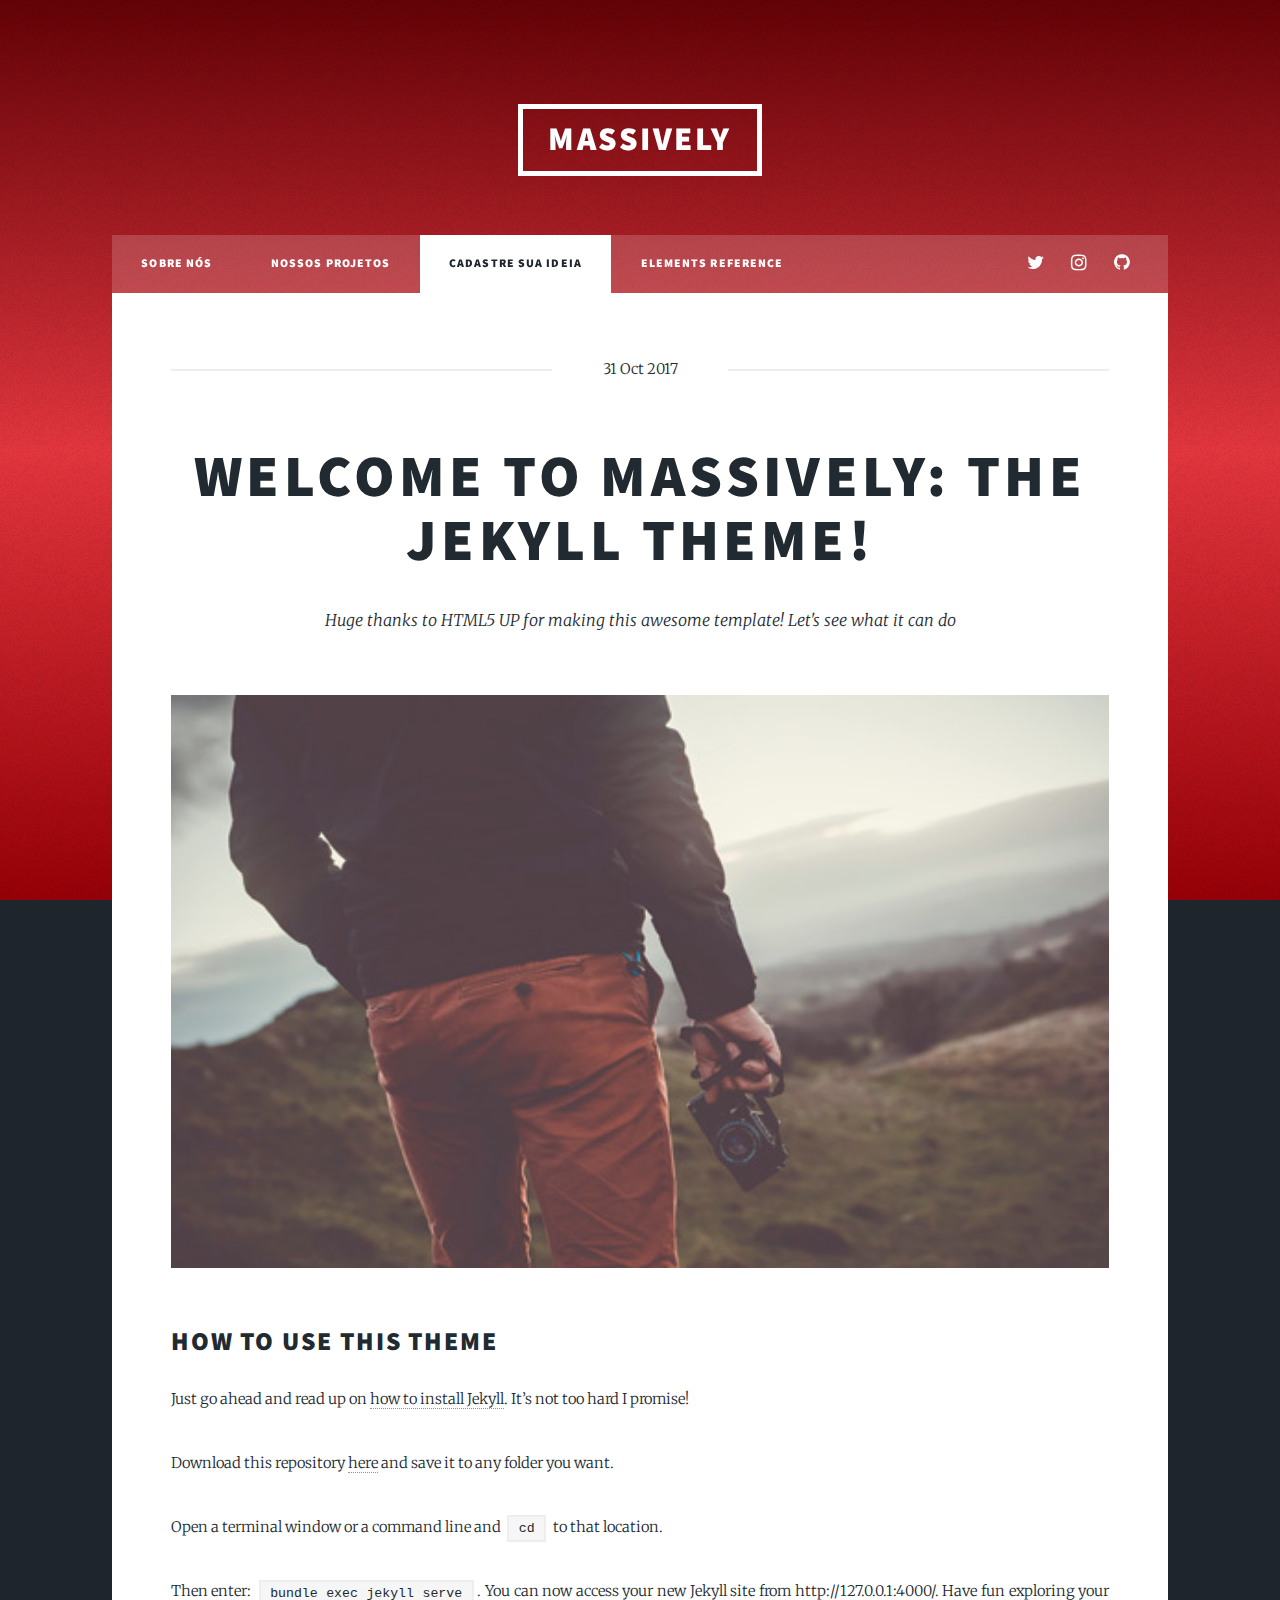
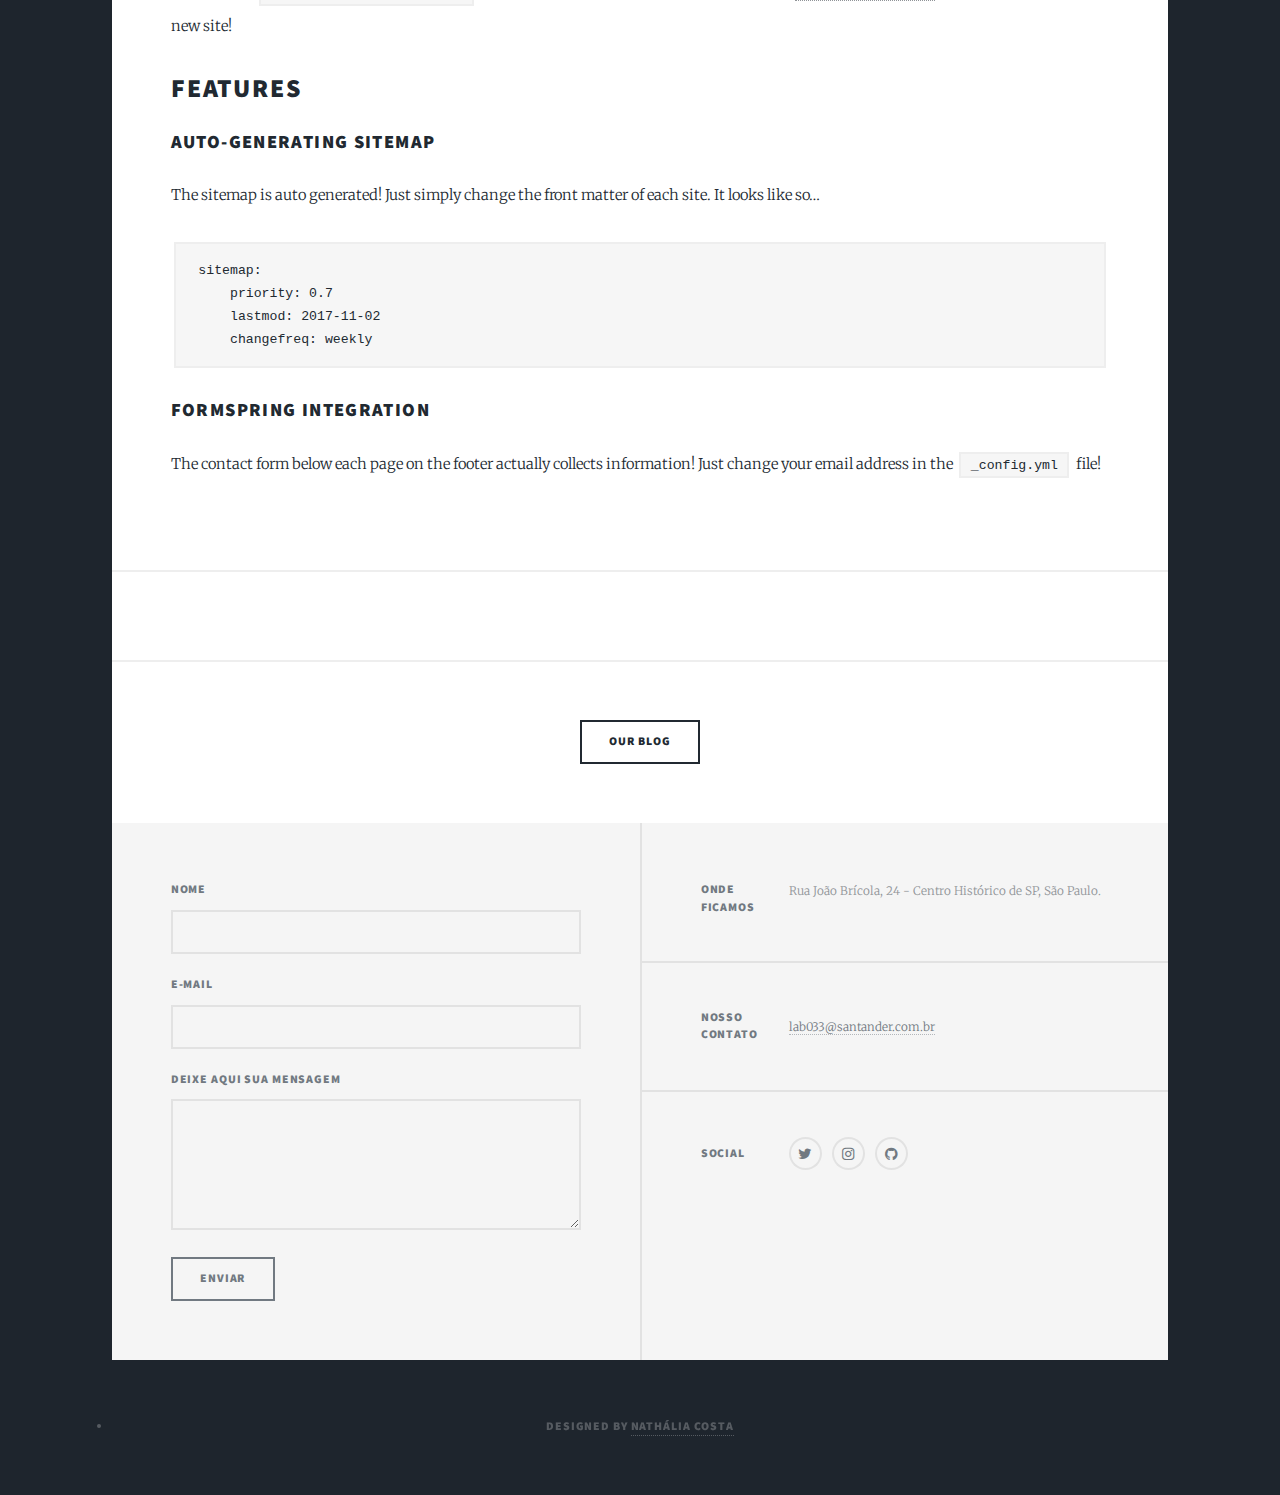
<file: blog/welcome-to-massively-the-jekyll-theme/index.html>
<!DOCTYPE HTML>
<!--
	Massively by HTML5 UP
	html5up.net | @ajlkn
  Jekyll integration by somiibo.com
	Free for personal and commercial use under the CCA 3.0 license (html5up.net/license)
-->
<html>
	<head>
    <meta charset="utf-8" />
<meta name="viewport" content="width=device-width, initial-scale=1, user-scalable=no" />

<title>Welcome to Massively: The Jekyll Theme!</title>
<meta name="description" content="">

<link rel="apple-touch-icon" sizes="180x180" href="/assets/icon/apple-touch-icon.png">
<link rel="icon" type="image/png" sizes="32x32" href="/assets/icon/favicon-32x32.png">
<link rel="icon" type="image/png" sizes="16x16" href="/assets/icon/favicon-16x16.png">
<link rel="manifest" href="/assets/icon/manifest.json">
<link rel="mask-icon" href="/assets/icon/safari-pinned-tab.svg" color="#5bbad5">
<link rel="shortcut icon" href="/assets/icon/favicon.ico">
<meta name="msapplication-config" content="/assets/icon/browserconfig.xml">
<meta name="theme-color" content="#ffffff">

<!-- CSS -->
<link rel="stylesheet" href="/assets/css/main.css" />
<noscript><link rel="stylesheet" href="/assets/css/noscript.css" /></noscript>

	</head>
	<body class="is-loading">

		<!-- Wrapper -->
			<div id="wrapper" class="fade-in">

				<!-- Header -->
        <header id="header">
          <a href="/" class="logo">Massively</a>
        </header>

				<!-- Nav -->
					<nav id="nav">

            <ul class="links">
  <li class=""><a href="/">Sobre nós</a></li>
  <li class=""><a href="/about/">Nossos projetos</a></li>
  <li class=" active "><a href="/blog/">Cadastre sua ideia</a></li>
  <li class=""><a href="/elements/">Elements Reference</a></li>
</ul>

<ul class="icons">
  <li><a href="https://twitter.com/default" class="icon fa-twitter" rel="nofollow"><span class="label">Twitter</span></a></li>
  <li><a href="https://instagram.com/default" class="icon fa-instagram" rel="nofollow"><span class="label">Instagram</span></a></li>
  <li><a href="https://alm.lab033.io/" class="icon fa-github" rel="nofollow"><span class="label">GitHub</span></a></li>
</ul>

						
					</nav>

				<!-- Main -->
				<div id="main">
          <section class="post">
    				<header class="major">
      				<span class="date">31 Oct 2017</span>
      				<h1>Welcome to Massively: The Jekyll Theme!</h1>
      				<p>Huge thanks to HTML5 UP for making this awesome template! Let's see what it can do</p>
      			</header>
      			<div class="image main"><img src="/images/pic02.jpg" alt=""></div>
      			<p><h2 id="how-to-use-this-theme">How to Use This Theme</h2>
<p>Just go ahead and read up on <a href="https://jekyllrb.com/">how to install Jekyll</a>. It’s not too hard I promise!</p>

<p>Download this repository <a href="https://github.com/iwiedenm/jekyll-theme-massively">here</a> and save it to any folder you want.</p>

<p>Open a terminal window or a command line and <code class="highlighter-rouge">cd</code> to that location.</p>

<p>Then enter: <code class="highlighter-rouge">bundle exec jekyll serve</code>. You can now access your new Jekyll site from <a href="http://127.0.0.1:4000/">http://127.0.0.1:4000/</a>. Have fun exploring your new site!</p>

<h2 id="features">Features</h2>
<h3 id="auto-generating-sitemap">Auto-Generating Sitemap</h3>
<p>The sitemap is auto generated! Just simply change the front matter of each site. It looks like so…</p>
<div class="highlighter-rouge"><pre class="highlight"><code>sitemap:
    priority: 0.7
    lastmod: 2017-11-02
    changefreq: weekly
</code></pre>
</div>
<h3 id="formspring-integration">Formspring integration</h3>
<p>The contact form below each page on the footer actually collects information! Just change your email address in the <code class="highlighter-rouge">_config.yml</code> file!</p>
</p>
      		</section>

          <div class="comments-wrapper">
          <div id="disqus_thread"></div>
          <script>
              /**
               *  RECOMMENDED CONFIGURATION VARIABLES: EDIT AND UNCOMMENT THE SECTION BELOW TO INSERT DYNAMIC VALUES FROM YOUR PLATFORM OR CMS.
               *  LEARN WHY DEFINING THESE VARIABLES IS IMPORTANT: https://disqus.com/admin/universalcode/#configuration-variables
               */

              var disqus_config = function () {
                  this.page.url = '/blog/welcome-to-massively-the-jekyll-theme/';  /*Replace PAGE_URL with your page's canonical URL variable*/
                  this.page.identifier = '/blog/welcome-to-massively-the-jekyll-theme/'; /*Replace PAGE_IDENTIFIER with your page's unique identifier variable*/
              };

              (function() {  /* dont endit below this line */
                  var d = document, s = d.createElement('script');

                  s.src = 'https://default.disqus.com/embed.js';

                  s.setAttribute('data-timestamp', +new Date());
                  (d.head || d.body).appendChild(s);
              })();
          </script>
          <noscript>Please enable JavaScript to view the <a href="https://disqus.com/?ref_noscript" rel="nofollow">comments powered by Disqus.</a></noscript>
        </div><!-- /.comments-wrapper -->


					<!-- Footer -->
						<footer>
              <ul class="actions">
                <li><a href="/blog/" class="button">Our Blog</a></li>
              </ul>
						</footer>
					</div>

				<!-- Footer -->
        <footer id="footer">
  <section>
    <form method="POST" action="https://api.slapform.com/info@default.com">
      <div class="field">
        <label for="name">Nome</label>
        <input type="text" name="name" id="name" />
      </div>
      <div class="field">
        <label for="email">E-mail</label>
        <input type="email" name="slap_replyto" id="email" /> <!-- slap_replyto will set the reply-to as the submitter's email! -->
      </div>
      <div class="field">
        <label for="message">Deixe aqui sua mensagem</label>
        <textarea name="message" id="message" rows="3"></textarea>
      </div>
      <ul class="actions">
        <li><input type="submit" value="Enviar" /></li>
      </ul>
      <input type="hidden" name="slap_redirect" value="/thank-you" /> <!-- slap_redirect allows you to set a custom redirect/thank you page -->
    </form>
  </section>
  <section class="split contact">
    <section class="alt">
      <h3>Onde ficamos</h3>
      <p>Rua João Brícola, 24 - Centro Histórico de SP, São Paulo.</p>
    </section>
    <section>
      <h3>Nosso contato</h3>
      <p><a href="mailto:info@default.com">lab033@santander.com.br</a></p>
    </section>
    <section>
      <h3>Social</h3>
      <ul class="icons alt">
        <li><a href="https://twitter.com/default" class="icon fa-twitter" rel="nofollow"><span class="label">Twitter</span></a></li>
        <li><a href="https://instagram.com/default" class="icon fa-instagram" rel="nofollow"><span class="label">Instagram</span></a></li>
        <li><a href="https://alm.lab033.io/" class="icon fa-github" rel="nofollow"><span class="label">GitLab</span></a></li>
      </ul>
    </section>
  </section>
</footer>
<!-- Copyright -->
<div id="copyright">
  <li>Designed by <a href="https://github.com/natfcst" rel="nofollow">Nathália Costa</a> </li>
</div>


			</div>

      <!-- Scripts -->
  		<!-- DYN -->
<script src="/assets/js/jquery.min.js"></script>
<script src="/assets/js/jquery.scrollex.min.js"></script>
<script src="/assets/js/jquery.scrolly.min.js"></script>
<script src="/assets/js/skel.min.js"></script>
<script src="/assets/js/util.js"></script>
<script src="/assets/js/main.js"></script>

			<script async src="https://www.googletagmanager.com/gtag/js?id=default"></script>
<script>
  window.dataLayer = window.dataLayer || [];
  function gtag(){dataLayer.push(arguments)};
  gtag('js', new Date());

  gtag('config', 'default');
</script>


	</body>
</html>
</file>
<file: assets/css/main.css>
@import url(font-awesome.min.css);@import url("https://fonts.googleapis.com/css?family=Merriweather:300,700,300italic,700italic|Source+Sans+Pro:900");html,body,div,span,applet,object,iframe,h1,h2,h3,h4,h5,h6,p,blockquote,pre,a,abbr,acronym,address,big,cite,code,del,dfn,em,img,ins,kbd,q,s,samp,small,strike,strong,sub,sup,tt,var,b,u,i,center,dl,dt,dd,ol,ul,li,fieldset,form,label,legend,table,caption,tbody,tfoot,thead,tr,th,td,article,aside,canvas,details,embed,figure,figcaption,footer,header,hgroup,menu,nav,output,ruby,section,summary,time,mark,audio,video{margin:0;padding:0;border:0;font-size:100%;font:inherit;vertical-align:baseline}article,aside,details,figcaption,figure,footer,header,hgroup,menu,nav,section{display:block}body{line-height:1}ol,ul{list-style:none}blockquote,q{quotes:none}blockquote:before,blockquote:after,q:before,q:after{content:'';content:none}table{border-collapse:collapse;border-spacing:0}body{-webkit-text-size-adjust:none}*,*:before,*:after{-moz-box-sizing:border-box;-webkit-box-sizing:border-box;box-sizing:border-box}.row{border-bottom:solid 1px transparent;-moz-box-sizing:border-box;-webkit-box-sizing:border-box;box-sizing:border-box}.row>*{float:left;-moz-box-sizing:border-box;-webkit-box-sizing:border-box;box-sizing:border-box}.row:after,.row:before{content:'';display:block;clear:both;height:0}.row.uniform>*>:first-child{margin-top:0}.row.uniform>*>:last-child{margin-bottom:0}.row.\30 \%>*{padding:0 0 0 0rem}.row.\30 \%{margin:0 0 -1px 0rem}.row.uniform.\30 \%>*{padding:0rem 0 0 0rem}.row.uniform.\30 \%{margin:0rem 0 -1px 0rem}.row>*{padding:0 0 0 1.5rem}.row{margin:0 0 -1px -1.5rem}.row.uniform>*{padding:1.5rem 0 0 1.5rem}.row.uniform{margin:-1.5rem 0 -1px -1.5rem}.row.\32 00\%>*{padding:0 0 0 3rem}.row.\32 00\%{margin:0 0 -1px -3rem}.row.uniform.\32 00\%>*{padding:3rem 0 0 3rem}.row.uniform.\32 00\%{margin:-3rem 0 -1px -3rem}.row.\31 50\%>*{padding:0 0 0 2.25rem}.row.\31 50\%{margin:0 0 -1px -2.25rem}.row.uniform.\31 50\%>*{padding:2.25rem 0 0 2.25rem}.row.uniform.\31 50\%{margin:-2.25rem 0 -1px -2.25rem}.row.\35 0\%>*{padding:0 0 0 .75rem}.row.\35 0\%{margin:0 0 -1px -.75rem}.row.uniform.\35 0\%>*{padding:.75rem 0 0 .75rem}.row.uniform.\35 0\%{margin:-.75rem 0 -1px -.75rem}.row.\32 5\%>*{padding:0 0 0 .375rem}.row.\32 5\%{margin:0 0 -1px -.375rem}.row.uniform.\32 5\%>*{padding:.375rem 0 0 .375rem}.row.uniform.\32 5\%{margin:-.375rem 0 -1px -.375rem}.\31 2u,.\31 2u\${width:100%;clear:none;margin-left:0}.\31 1u,.\31 1u\${width:91.6666666667%;clear:none;margin-left:0}.\31 0u,.\31 0u\${width:83.3333333333%;clear:none;margin-left:0}.\39 u,.\39 u\${width:75%;clear:none;margin-left:0}.\38 u,.\38 u\${width:66.6666666667%;clear:none;margin-left:0}.\37 u,.\37 u\${width:58.3333333333%;clear:none;margin-left:0}.\36 u,.\36 u\${width:50%;clear:none;margin-left:0}.\35 u,.\35 u\${width:41.6666666667%;clear:none;margin-left:0}.\34 u,.\34 u\${width:33.3333333333%;clear:none;margin-left:0}.\33 u,.\33 u\${width:25%;clear:none;margin-left:0}.\32 u,.\32 u\${width:16.6666666667%;clear:none;margin-left:0}.\31 u,.\31 u\${width:8.3333333333%;clear:none;margin-left:0}.\31 2u\$+*,.\31 1u\$+*,.\31 0u\$+*,.\39 u\$+*,.\38 u\$+*,.\37 u\$+*,.\36 u\$+*,.\35 u\$+*,.\34 u\$+*,.\33 u\$+*,.\32 u\$+*,.\31 u\$+*{clear:left}.\-11u{margin-left:91.6666666667%}.\-10u{margin-left:83.3333333333%}.\-9u{margin-left:75%}.\-8u{margin-left:66.6666666667%}.\-7u{margin-left:58.3333333333%}.\-6u{margin-left:50%}.\-5u{margin-left:41.6666666667%}.\-4u{margin-left:33.3333333333%}.\-3u{margin-left:25%}.\-2u{margin-left:16.6666666667%}.\-1u{margin-left:8.3333333333%}@media screen and (max-width: 1680px){.row>*{padding:0 0 0 1.5rem}.row{margin:0 0 -1px -1.5rem}.row.uniform>*{padding:1.5rem 0 0 1.5rem}.row.uniform{margin:-1.5rem 0 -1px -1.5rem}.row.\32 00\%>*{padding:0 0 0 3rem}.row.\32 00\%{margin:0 0 -1px -3rem}.row.uniform.\32 00\%>*{padding:3rem 0 0 3rem}.row.uniform.\32 00\%{margin:-3rem 0 -1px -3rem}.row.\31 50\%>*{padding:0 0 0 2.25rem}.row.\31 50\%{margin:0 0 -1px -2.25rem}.row.uniform.\31 50\%>*{padding:2.25rem 0 0 2.25rem}.row.uniform.\31 50\%{margin:-2.25rem 0 -1px -2.25rem}.row.\35 0\%>*{padding:0 0 0 .75rem}.row.\35 0\%{margin:0 0 -1px -.75rem}.row.uniform.\35 0\%>*{padding:.75rem 0 0 .75rem}.row.uniform.\35 0\%{margin:-.75rem 0 -1px -.75rem}.row.\32 5\%>*{padding:0 0 0 .375rem}.row.\32 5\%{margin:0 0 -1px -.375rem}.row.uniform.\32 5\%>*{padding:.375rem 0 0 .375rem}.row.uniform.\32 5\%{margin:-.375rem 0 -1px -.375rem}.\31 2u\(xlarge\),.\31 2u\$\(xlarge\){width:100%;clear:none;margin-left:0}.\31 1u\(xlarge\),.\31 1u\$\(xlarge\){width:91.6666666667%;clear:none;margin-left:0}.\31 0u\(xlarge\),.\31 0u\$\(xlarge\){width:83.3333333333%;clear:none;margin-left:0}.\39 u\(xlarge\),.\39 u\$\(xlarge\){width:75%;clear:none;margin-left:0}.\38 u\(xlarge\),.\38 u\$\(xlarge\){width:66.6666666667%;clear:none;margin-left:0}.\37 u\(xlarge\),.\37 u\$\(xlarge\){width:58.3333333333%;clear:none;margin-left:0}.\36 u\(xlarge\),.\36 u\$\(xlarge\){width:50%;clear:none;margin-left:0}.\35 u\(xlarge\),.\35 u\$\(xlarge\){width:41.6666666667%;clear:none;margin-left:0}.\34 u\(xlarge\),.\34 u\$\(xlarge\){width:33.3333333333%;clear:none;margin-left:0}.\33 u\(xlarge\),.\33 u\$\(xlarge\){width:25%;clear:none;margin-left:0}.\32 u\(xlarge\),.\32 u\$\(xlarge\){width:16.6666666667%;clear:none;margin-left:0}.\31 u\(xlarge\),.\31 u\$\(xlarge\){width:8.3333333333%;clear:none;margin-left:0}.\31 2u\$\(xlarge\)+*,.\31 1u\$\(xlarge\)+*,.\31 0u\$\(xlarge\)+*,.\39 u\$\(xlarge\)+*,.\38 u\$\(xlarge\)+*,.\37 u\$\(xlarge\)+*,.\36 u\$\(xlarge\)+*,.\35 u\$\(xlarge\)+*,.\34 u\$\(xlarge\)+*,.\33 u\$\(xlarge\)+*,.\32 u\$\(xlarge\)+*,.\31 u\$\(xlarge\)+*{clear:left}.\-11u\(xlarge\){margin-left:91.6666666667%}.\-10u\(xlarge\){margin-left:83.3333333333%}.\-9u\(xlarge\){margin-left:75%}.\-8u\(xlarge\){margin-left:66.6666666667%}.\-7u\(xlarge\){margin-left:58.3333333333%}.\-6u\(xlarge\){margin-left:50%}.\-5u\(xlarge\){margin-left:41.6666666667%}.\-4u\(xlarge\){margin-left:33.3333333333%}.\-3u\(xlarge\){margin-left:25%}.\-2u\(xlarge\){margin-left:16.6666666667%}.\-1u\(xlarge\){margin-left:8.3333333333%}}@media screen and (max-width: 1280px){.row>*{padding:0 0 0 1.5rem}.row{margin:0 0 -1px -1.5rem}.row.uniform>*{padding:1.5rem 0 0 1.5rem}.row.uniform{margin:-1.5rem 0 -1px -1.5rem}.row.\32 00\%>*{padding:0 0 0 3rem}.row.\32 00\%{margin:0 0 -1px -3rem}.row.uniform.\32 00\%>*{padding:3rem 0 0 3rem}.row.uniform.\32 00\%{margin:-3rem 0 -1px -3rem}.row.\31 50\%>*{padding:0 0 0 2.25rem}.row.\31 50\%{margin:0 0 -1px -2.25rem}.row.uniform.\31 50\%>*{padding:2.25rem 0 0 2.25rem}.row.uniform.\31 50\%{margin:-2.25rem 0 -1px -2.25rem}.row.\35 0\%>*{padding:0 0 0 .75rem}.row.\35 0\%{margin:0 0 -1px -.75rem}.row.uniform.\35 0\%>*{padding:.75rem 0 0 .75rem}.row.uniform.\35 0\%{margin:-.75rem 0 -1px -.75rem}.row.\32 5\%>*{padding:0 0 0 .375rem}.row.\32 5\%{margin:0 0 -1px -.375rem}.row.uniform.\32 5\%>*{padding:.375rem 0 0 .375rem}.row.uniform.\32 5\%{margin:-.375rem 0 -1px -.375rem}.\31 2u\(large\),.\31 2u\$\(large\){width:100%;clear:none;margin-left:0}.\31 1u\(large\),.\31 1u\$\(large\){width:91.6666666667%;clear:none;margin-left:0}.\31 0u\(large\),.\31 0u\$\(large\){width:83.3333333333%;clear:none;margin-left:0}.\39 u\(large\),.\39 u\$\(large\){width:75%;clear:none;margin-left:0}.\38 u\(large\),.\38 u\$\(large\){width:66.6666666667%;clear:none;margin-left:0}.\37 u\(large\),.\37 u\$\(large\){width:58.3333333333%;clear:none;margin-left:0}.\36 u\(large\),.\36 u\$\(large\){width:50%;clear:none;margin-left:0}.\35 u\(large\),.\35 u\$\(large\){width:41.6666666667%;clear:none;margin-left:0}.\34 u\(large\),.\34 u\$\(large\){width:33.3333333333%;clear:none;margin-left:0}.\33 u\(large\),.\33 u\$\(large\){width:25%;clear:none;margin-left:0}.\32 u\(large\),.\32 u\$\(large\){width:16.6666666667%;clear:none;margin-left:0}.\31 u\(large\),.\31 u\$\(large\){width:8.3333333333%;clear:none;margin-left:0}.\31 2u\$\(large\)+*,.\31 1u\$\(large\)+*,.\31 0u\$\(large\)+*,.\39 u\$\(large\)+*,.\38 u\$\(large\)+*,.\37 u\$\(large\)+*,.\36 u\$\(large\)+*,.\35 u\$\(large\)+*,.\34 u\$\(large\)+*,.\33 u\$\(large\)+*,.\32 u\$\(large\)+*,.\31 u\$\(large\)+*{clear:left}.\-11u\(large\){margin-left:91.6666666667%}.\-10u\(large\){margin-left:83.3333333333%}.\-9u\(large\){margin-left:75%}.\-8u\(large\){margin-left:66.6666666667%}.\-7u\(large\){margin-left:58.3333333333%}.\-6u\(large\){margin-left:50%}.\-5u\(large\){margin-left:41.6666666667%}.\-4u\(large\){margin-left:33.3333333333%}.\-3u\(large\){margin-left:25%}.\-2u\(large\){margin-left:16.6666666667%}.\-1u\(large\){margin-left:8.3333333333%}}@media screen and (max-width: 980px){.row>*{padding:0 0 0 1.5rem}.row{margin:0 0 -1px -1.5rem}.row.uniform>*{padding:1.5rem 0 0 1.5rem}.row.uniform{margin:-1.5rem 0 -1px -1.5rem}.row.\32 00\%>*{padding:0 0 0 3rem}.row.\32 00\%{margin:0 0 -1px -3rem}.row.uniform.\32 00\%>*{padding:3rem 0 0 3rem}.row.uniform.\32 00\%{margin:-3rem 0 -1px -3rem}.row.\31 50\%>*{padding:0 0 0 2.25rem}.row.\31 50\%{margin:0 0 -1px -2.25rem}.row.uniform.\31 50\%>*{padding:2.25rem 0 0 2.25rem}.row.uniform.\31 50\%{margin:-2.25rem 0 -1px -2.25rem}.row.\35 0\%>*{padding:0 0 0 .75rem}.row.\35 0\%{margin:0 0 -1px -.75rem}.row.uniform.\35 0\%>*{padding:.75rem 0 0 .75rem}.row.uniform.\35 0\%{margin:-.75rem 0 -1px -.75rem}.row.\32 5\%>*{padding:0 0 0 .375rem}.row.\32 5\%{margin:0 0 -1px -.375rem}.row.uniform.\32 5\%>*{padding:.375rem 0 0 .375rem}.row.uniform.\32 5\%{margin:-.375rem 0 -1px -.375rem}.\31 2u\(medium\),.\31 2u\$\(medium\){width:100%;clear:none;margin-left:0}.\31 1u\(medium\),.\31 1u\$\(medium\){width:91.6666666667%;clear:none;margin-left:0}.\31 0u\(medium\),.\31 0u\$\(medium\){width:83.3333333333%;clear:none;margin-left:0}.\39 u\(medium\),.\39 u\$\(medium\){width:75%;clear:none;margin-left:0}.\38 u\(medium\),.\38 u\$\(medium\){width:66.6666666667%;clear:none;margin-left:0}.\37 u\(medium\),.\37 u\$\(medium\){width:58.3333333333%;clear:none;margin-left:0}.\36 u\(medium\),.\36 u\$\(medium\){width:50%;clear:none;margin-left:0}.\35 u\(medium\),.\35 u\$\(medium\){width:41.6666666667%;clear:none;margin-left:0}.\34 u\(medium\),.\34 u\$\(medium\){width:33.3333333333%;clear:none;margin-left:0}.\33 u\(medium\),.\33 u\$\(medium\){width:25%;clear:none;margin-left:0}.\32 u\(medium\),.\32 u\$\(medium\){width:16.6666666667%;clear:none;margin-left:0}.\31 u\(medium\),.\31 u\$\(medium\){width:8.3333333333%;clear:none;margin-left:0}.\31 2u\$\(medium\)+*,.\31 1u\$\(medium\)+*,.\31 0u\$\(medium\)+*,.\39 u\$\(medium\)+*,.\38 u\$\(medium\)+*,.\37 u\$\(medium\)+*,.\36 u\$\(medium\)+*,.\35 u\$\(medium\)+*,.\34 u\$\(medium\)+*,.\33 u\$\(medium\)+*,.\32 u\$\(medium\)+*,.\31 u\$\(medium\)+*{clear:left}.\-11u\(medium\){margin-left:91.6666666667%}.\-10u\(medium\){margin-left:83.3333333333%}.\-9u\(medium\){margin-left:75%}.\-8u\(medium\){margin-left:66.6666666667%}.\-7u\(medium\){margin-left:58.3333333333%}.\-6u\(medium\){margin-left:50%}.\-5u\(medium\){margin-left:41.6666666667%}.\-4u\(medium\){margin-left:33.3333333333%}.\-3u\(medium\){margin-left:25%}.\-2u\(medium\){margin-left:16.6666666667%}.\-1u\(medium\){margin-left:8.3333333333%}}@media screen and (max-width: 736px){.row>*{padding:0 0 0 1.5rem}.row{margin:0 0 -1px -1.5rem}.row.uniform>*{padding:1.5rem 0 0 1.5rem}.row.uniform{margin:-1.5rem 0 -1px -1.5rem}.row.\32 00\%>*{padding:0 0 0 3rem}.row.\32 00\%{margin:0 0 -1px -3rem}.row.uniform.\32 00\%>*{padding:3rem 0 0 3rem}.row.uniform.\32 00\%{margin:-3rem 0 -1px -3rem}.row.\31 50\%>*{padding:0 0 0 2.25rem}.row.\31 50\%{margin:0 0 -1px -2.25rem}.row.uniform.\31 50\%>*{padding:2.25rem 0 0 2.25rem}.row.uniform.\31 50\%{margin:-2.25rem 0 -1px -2.25rem}.row.\35 0\%>*{padding:0 0 0 .75rem}.row.\35 0\%{margin:0 0 -1px -.75rem}.row.uniform.\35 0\%>*{padding:.75rem 0 0 .75rem}.row.uniform.\35 0\%{margin:-.75rem 0 -1px -.75rem}.row.\32 5\%>*{padding:0 0 0 .375rem}.row.\32 5\%{margin:0 0 -1px -.375rem}.row.uniform.\32 5\%>*{padding:.375rem 0 0 .375rem}.row.uniform.\32 5\%{margin:-.375rem 0 -1px -.375rem}.\31 2u\(small\),.\31 2u\$\(small\){width:100%;clear:none;margin-left:0}.\31 1u\(small\),.\31 1u\$\(small\){width:91.6666666667%;clear:none;margin-left:0}.\31 0u\(small\),.\31 0u\$\(small\){width:83.3333333333%;clear:none;margin-left:0}.\39 u\(small\),.\39 u\$\(small\){width:75%;clear:none;margin-left:0}.\38 u\(small\),.\38 u\$\(small\){width:66.6666666667%;clear:none;margin-left:0}.\37 u\(small\),.\37 u\$\(small\){width:58.3333333333%;clear:none;margin-left:0}.\36 u\(small\),.\36 u\$\(small\){width:50%;clear:none;margin-left:0}.\35 u\(small\),.\35 u\$\(small\){width:41.6666666667%;clear:none;margin-left:0}.\34 u\(small\),.\34 u\$\(small\){width:33.3333333333%;clear:none;margin-left:0}.\33 u\(small\),.\33 u\$\(small\){width:25%;clear:none;margin-left:0}.\32 u\(small\),.\32 u\$\(small\){width:16.6666666667%;clear:none;margin-left:0}.\31 u\(small\),.\31 u\$\(small\){width:8.3333333333%;clear:none;margin-left:0}.\31 2u\$\(small\)+*,.\31 1u\$\(small\)+*,.\31 0u\$\(small\)+*,.\39 u\$\(small\)+*,.\38 u\$\(small\)+*,.\37 u\$\(small\)+*,.\36 u\$\(small\)+*,.\35 u\$\(small\)+*,.\34 u\$\(small\)+*,.\33 u\$\(small\)+*,.\32 u\$\(small\)+*,.\31 u\$\(small\)+*{clear:left}.\-11u\(small\){margin-left:91.6666666667%}.\-10u\(small\){margin-left:83.3333333333%}.\-9u\(small\){margin-left:75%}.\-8u\(small\){margin-left:66.6666666667%}.\-7u\(small\){margin-left:58.3333333333%}.\-6u\(small\){margin-left:50%}.\-5u\(small\){margin-left:41.6666666667%}.\-4u\(small\){margin-left:33.3333333333%}.\-3u\(small\){margin-left:25%}.\-2u\(small\){margin-left:16.6666666667%}.\-1u\(small\){margin-left:8.3333333333%}}@media screen and (max-width: 480px){.row>*{padding:0 0 0 1.5rem}.row{margin:0 0 -1px -1.5rem}.row.uniform>*{padding:1.5rem 0 0 1.5rem}.row.uniform{margin:-1.5rem 0 -1px -1.5rem}.row.\32 00\%>*{padding:0 0 0 3rem}.row.\32 00\%{margin:0 0 -1px -3rem}.row.uniform.\32 00\%>*{padding:3rem 0 0 3rem}.row.uniform.\32 00\%{margin:-3rem 0 -1px -3rem}.row.\31 50\%>*{padding:0 0 0 2.25rem}.row.\31 50\%{margin:0 0 -1px -2.25rem}.row.uniform.\31 50\%>*{padding:2.25rem 0 0 2.25rem}.row.uniform.\31 50\%{margin:-2.25rem 0 -1px -2.25rem}.row.\35 0\%>*{padding:0 0 0 .75rem}.row.\35 0\%{margin:0 0 -1px -.75rem}.row.uniform.\35 0\%>*{padding:.75rem 0 0 .75rem}.row.uniform.\35 0\%{margin:-.75rem 0 -1px -.75rem}.row.\32 5\%>*{padding:0 0 0 .375rem}.row.\32 5\%{margin:0 0 -1px -.375rem}.row.uniform.\32 5\%>*{padding:.375rem 0 0 .375rem}.row.uniform.\32 5\%{margin:-.375rem 0 -1px -.375rem}.\31 2u\(xsmall\),.\31 2u\$\(xsmall\){width:100%;clear:none;margin-left:0}.\31 1u\(xsmall\),.\31 1u\$\(xsmall\){width:91.6666666667%;clear:none;margin-left:0}.\31 0u\(xsmall\),.\31 0u\$\(xsmall\){width:83.3333333333%;clear:none;margin-left:0}.\39 u\(xsmall\),.\39 u\$\(xsmall\){width:75%;clear:none;margin-left:0}.\38 u\(xsmall\),.\38 u\$\(xsmall\){width:66.6666666667%;clear:none;margin-left:0}.\37 u\(xsmall\),.\37 u\$\(xsmall\){width:58.3333333333%;clear:none;margin-left:0}.\36 u\(xsmall\),.\36 u\$\(xsmall\){width:50%;clear:none;margin-left:0}.\35 u\(xsmall\),.\35 u\$\(xsmall\){width:41.6666666667%;clear:none;margin-left:0}.\34 u\(xsmall\),.\34 u\$\(xsmall\){width:33.3333333333%;clear:none;margin-left:0}.\33 u\(xsmall\),.\33 u\$\(xsmall\){width:25%;clear:none;margin-left:0}.\32 u\(xsmall\),.\32 u\$\(xsmall\){width:16.6666666667%;clear:none;margin-left:0}.\31 u\(xsmall\),.\31 u\$\(xsmall\){width:8.3333333333%;clear:none;margin-left:0}.\31 2u\$\(xsmall\)+*,.\31 1u\$\(xsmall\)+*,.\31 0u\$\(xsmall\)+*,.\39 u\$\(xsmall\)+*,.\38 u\$\(xsmall\)+*,.\37 u\$\(xsmall\)+*,.\36 u\$\(xsmall\)+*,.\35 u\$\(xsmall\)+*,.\34 u\$\(xsmall\)+*,.\33 u\$\(xsmall\)+*,.\32 u\$\(xsmall\)+*,.\31 u\$\(xsmall\)+*{clear:left}.\-11u\(xsmall\){margin-left:91.6666666667%}.\-10u\(xsmall\){margin-left:83.3333333333%}.\-9u\(xsmall\){margin-left:75%}.\-8u\(xsmall\){margin-left:66.6666666667%}.\-7u\(xsmall\){margin-left:58.3333333333%}.\-6u\(xsmall\){margin-left:50%}.\-5u\(xsmall\){margin-left:41.6666666667%}.\-4u\(xsmall\){margin-left:33.3333333333%}.\-3u\(xsmall\){margin-left:25%}.\-2u\(xsmall\){margin-left:16.6666666667%}.\-1u\(xsmall\){margin-left:8.3333333333%}}@media screen and (max-width: 360px){.row>*{padding:0 0 0 1.5rem}.row{margin:0 0 -1px -1.5rem}.row.uniform>*{padding:1.5rem 0 0 1.5rem}.row.uniform{margin:-1.5rem 0 -1px -1.5rem}.row.\32 00\%>*{padding:0 0 0 3rem}.row.\32 00\%{margin:0 0 -1px -3rem}.row.uniform.\32 00\%>*{padding:3rem 0 0 3rem}.row.uniform.\32 00\%{margin:-3rem 0 -1px -3rem}.row.\31 50\%>*{padding:0 0 0 2.25rem}.row.\31 50\%{margin:0 0 -1px -2.25rem}.row.uniform.\31 50\%>*{padding:2.25rem 0 0 2.25rem}.row.uniform.\31 50\%{margin:-2.25rem 0 -1px -2.25rem}.row.\35 0\%>*{padding:0 0 0 .75rem}.row.\35 0\%{margin:0 0 -1px -.75rem}.row.uniform.\35 0\%>*{padding:.75rem 0 0 .75rem}.row.uniform.\35 0\%{margin:-.75rem 0 -1px -.75rem}.row.\32 5\%>*{padding:0 0 0 .375rem}.row.\32 5\%{margin:0 0 -1px -.375rem}.row.uniform.\32 5\%>*{padding:.375rem 0 0 .375rem}.row.uniform.\32 5\%{margin:-.375rem 0 -1px -.375rem}.\31 2u\(xxsmall\),.\31 2u\$\(xxsmall\){width:100%;clear:none;margin-left:0}.\31 1u\(xxsmall\),.\31 1u\$\(xxsmall\){width:91.6666666667%;clear:none;margin-left:0}.\31 0u\(xxsmall\),.\31 0u\$\(xxsmall\){width:83.3333333333%;clear:none;margin-left:0}.\39 u\(xxsmall\),.\39 u\$\(xxsmall\){width:75%;clear:none;margin-left:0}.\38 u\(xxsmall\),.\38 u\$\(xxsmall\){width:66.6666666667%;clear:none;margin-left:0}.\37 u\(xxsmall\),.\37 u\$\(xxsmall\){width:58.3333333333%;clear:none;margin-left:0}.\36 u\(xxsmall\),.\36 u\$\(xxsmall\){width:50%;clear:none;margin-left:0}.\35 u\(xxsmall\),.\35 u\$\(xxsmall\){width:41.6666666667%;clear:none;margin-left:0}.\34 u\(xxsmall\),.\34 u\$\(xxsmall\){width:33.3333333333%;clear:none;margin-left:0}.\33 u\(xxsmall\),.\33 u\$\(xxsmall\){width:25%;clear:none;margin-left:0}.\32 u\(xxsmall\),.\32 u\$\(xxsmall\){width:16.6666666667%;clear:none;margin-left:0}.\31 u\(xxsmall\),.\31 u\$\(xxsmall\){width:8.3333333333%;clear:none;margin-left:0}.\31 2u\$\(xxsmall\)+*,.\31 1u\$\(xxsmall\)+*,.\31 0u\$\(xxsmall\)+*,.\39 u\$\(xxsmall\)+*,.\38 u\$\(xxsmall\)+*,.\37 u\$\(xxsmall\)+*,.\36 u\$\(xxsmall\)+*,.\35 u\$\(xxsmall\)+*,.\34 u\$\(xxsmall\)+*,.\33 u\$\(xxsmall\)+*,.\32 u\$\(xxsmall\)+*,.\31 u\$\(xxsmall\)+*{clear:left}.\-11u\(xxsmall\){margin-left:91.6666666667%}.\-10u\(xxsmall\){margin-left:83.3333333333%}.\-9u\(xxsmall\){margin-left:75%}.\-8u\(xxsmall\){margin-left:66.6666666667%}.\-7u\(xxsmall\){margin-left:58.3333333333%}.\-6u\(xxsmall\){margin-left:50%}.\-5u\(xxsmall\){margin-left:41.6666666667%}.\-4u\(xxsmall\){margin-left:33.3333333333%}.\-3u\(xxsmall\){margin-left:25%}.\-2u\(xxsmall\){margin-left:16.6666666667%}.\-1u\(xxsmall\){margin-left:8.3333333333%}}@-ms-viewport{width:device-width}body{-ms-overflow-style:scrollbar}@media screen and (max-width: 480px){html,body{min-width:320px}}body{background-color:#1e252d}body.is-loading *,body.is-loading *:before,body.is-loading *:after{-moz-animation:none !important;-webkit-animation:none !important;-ms-animation:none !important;animation:none !important;-moz-transition:none !important;-webkit-transition:none !important;-ms-transition:none !important;transition:none !important}html{font-size:16pt}@media screen and (max-width: 1680px){html{font-size:12pt}}@media screen and (max-width: 1280px){html{font-size:11pt}}@media screen and (max-width: 360px){html{font-size:10pt}}body{color:#212931}body,input,select,textarea{font-family:"Merriweather",Georgia,serif;font-weight:300;font-size:1rem;line-height:2.375}a{-moz-transition:color .2s ease-in-out,background-color .2s ease-in-out,border-color .2s ease-in-out,box-shadow .2s ease-in-out;-webkit-transition:color .2s ease-in-out,background-color .2s ease-in-out,border-color .2s ease-in-out,box-shadow .2s ease-in-out;-ms-transition:color .2s ease-in-out,background-color .2s ease-in-out,border-color .2s ease-in-out,box-shadow .2s ease-in-out;transition:color .2s ease-in-out,background-color .2s ease-in-out,border-color .2s ease-in-out,box-shadow .2s ease-in-out;border-bottom:dotted 1px;text-decoration:none}a:hover{border-bottom-color:transparent}strong,b{font-weight:600}em,i{font-style:italic}p{text-align:justify;margin:0 0 2rem 0}h1,h2,h3,h4,h5,h6{font-family:"Source Sans Pro",Helvetica,sans-serif;font-weight:900;line-height:1.5;letter-spacing:0.075em;text-transform:uppercase;margin:0 0 1rem 0}h1 a,h2 a,h3 a,h4 a,h5 a,h6 a{border-bottom:0;color:inherit;text-decoration:none}h1{font-size:4rem;line-height:1.1;margin:0 0 2rem 0}h2{font-size:1.75rem;line-height:1.3;margin:0 0 1.5rem 0}h3{font-size:1.25rem;margin:0 0 1.5rem 0}h4{font-size:1rem}h5{font-size:0.9rem}h6{font-size:0.8rem}sub{font-size:0.8rem;position:relative;top:0.5rem}sup{font-size:0.8rem;position:relative;top:-0.5rem}blockquote{border-left:solid 4px;font-style:italic;margin:0 0 2rem 0;padding:.5rem 0 .5rem 2rem}code{border:solid 2px;font-family:"Courier New",monospace;font-size:0.9rem;margin:0 0.25rem;padding:0.25rem 0.65rem}pre{-webkit-overflow-scrolling:touch;font-family:"Courier New",monospace;font-size:0.9rem;margin:0 0 2rem 0}pre code{display:block;line-height:1.75;padding:1rem 1.5rem;overflow-x:auto}hr{border:0;border-bottom:solid 2px;margin:3rem 0}hr.major{margin:5rem 0}.align-left{text-align:left}.align-center{text-align:center}.align-right{text-align:right}input,select,textarea{color:#212931}a{color:#212931;border-bottom-color:rgba(33,41,49,0.5)}a:hover{border-bottom-color:transparent;color:#18bfef !important}strong,b{color:#212931}h1,h2,h3,h4,h5,h6{color:#212931}blockquote{border-left-color:#eee}code{background:rgba(220,220,220,0.25);border-color:#eee}hr{border-bottom-color:#eee}.box{border:solid 2px;margin-bottom:2rem;padding:1.5rem}.box>:last-child,.box>:last-child>:last-child,.box>:last-child>:last-child>:last-child{margin-bottom:0}.box.alt{border:0;border-radius:0;padding:0}.box{border-color:#eee}input[type="submit"],input[type="reset"],input[type="button"],button,.button{-moz-appearance:none;-webkit-appearance:none;-ms-appearance:none;appearance:none;-moz-transition:background-color .2s ease-in-out,box-shadow .2s ease-in-out,color .2s ease-in-out;-webkit-transition:background-color .2s ease-in-out,box-shadow .2s ease-in-out,color .2s ease-in-out;-ms-transition:background-color .2s ease-in-out,box-shadow .2s ease-in-out,color .2s ease-in-out;transition:background-color .2s ease-in-out,box-shadow .2s ease-in-out,color .2s ease-in-out;border:0;cursor:pointer;display:inline-block;font-family:"Source Sans Pro",Helvetica,sans-serif;font-size:0.8rem;font-weight:900;letter-spacing:0.075em;height:3rem;line-height:3rem;padding:0 2rem;text-align:center;text-decoration:none;text-transform:uppercase;white-space:nowrap}input[type="submit"].icon:before,input[type="reset"].icon:before,input[type="button"].icon:before,button.icon:before,.button.icon:before{margin-right:0.5rem}input[type="submit"].icon.solo,input[type="reset"].icon.solo,input[type="button"].icon.solo,button.icon.solo,.button.icon.solo{position:relative;width:4rem;height:4rem;line-height:4rem;border-radius:4rem;text-indent:4rem;overflow:hidden;padding:0;white-space:nowrap}input[type="submit"].icon.solo:before,input[type="reset"].icon.solo:before,input[type="button"].icon.solo:before,button.icon.solo:before,.button.icon.solo:before{position:absolute;display:block;top:0;left:0;width:inherit;height:inherit;line-height:inherit;font-size:1.25rem;margin-right:0;text-align:center;text-indent:0}input[type="submit"].fit,input[type="reset"].fit,input[type="button"].fit,button.fit,.button.fit{display:block;margin:0 0 1rem 0;width:100%}input[type="submit"].small,input[type="reset"].small,input[type="button"].small,button.small,.button.small{font-size:0.7rem;height:2.5rem;line-height:2.5rem;padding:0 1.5rem}input[type="submit"].big,input[type="reset"].big,input[type="button"].big,button.big,.button.big{font-size:0.9rem;height:3.5rem;line-height:3.5rem;padding:0 2.75rem}@media screen and (max-width: 980px){input[type="submit"],input[type="reset"],input[type="button"],button,.button{font-size:0.9rem;height:3.25rem;line-height:3.25rem}input[type="submit"].big,input[type="reset"].big,input[type="button"].big,button.big,.button.big{font-size:1rem;height:3.75rem;line-height:3.75rem}}input[type="submit"].disabled,input[type="submit"]:disabled,input[type="reset"].disabled,input[type="reset"]:disabled,input[type="button"].disabled,input[type="button"]:disabled,button.disabled,button:disabled,.button.disabled,.button:disabled{-moz-pointer-events:none;-webkit-pointer-events:none;-ms-pointer-events:none;pointer-events:none;opacity:0.25}input[type="submit"],input[type="reset"],input[type="button"],button,.button{background-color:transparent;box-shadow:inset 0 0 0 2px #212931;color:#212931 !important}input[type="submit"]:hover,input[type="reset"]:hover,input[type="button"]:hover,button:hover,.button:hover{box-shadow:inset 0 0 0 2px #18bfef;color:#18bfef !important}input[type="submit"].special,input[type="reset"].special,input[type="button"].special,button.special,.button.special{background-color:#212931;box-shadow:none;color:#fff !important}input[type="submit"].special:hover,input[type="reset"].special:hover,input[type="button"].special:hover,button.special:hover,.button.special:hover{background-color:#18bfef}form{display:-moz-flex;display:-webkit-flex;display:-ms-flex;display:flex;-moz-flex-wrap:wrap;-webkit-flex-wrap:wrap;-ms-flex-wrap:wrap;flex-wrap:wrap;width:calc(100% + 3rem);margin:-1.5rem 0 2rem -1.5rem}form>.field{-moz-flex-grow:0;-webkit-flex-grow:0;-ms-flex-grow:0;flex-grow:0;-moz-flex-shrink:0;-webkit-flex-shrink:0;-ms-flex-shrink:0;flex-shrink:0;padding:1.5rem 0 0 1.5rem;width:calc(100% - 1.5rem)}form>.field.half{width:calc(50% - .75rem)}form>.field.third{width:calc(100%/3 - .5rem)}form>.field.quarter{width:calc(25% - .375rem)}form>.actions{-moz-flex-grow:0;-webkit-flex-grow:0;-ms-flex-grow:0;flex-grow:0;-moz-flex-shrink:1;-webkit-flex-shrink:1;-ms-flex-shrink:1;flex-shrink:1;margin:1.875rem 0 0 1.5rem !important;width:calc(100% - 3rem)}form.alt{display:block;width:100%;margin:0 0 2rem 0}form.alt>.actions{margin:0 0 2rem 0;width:100%}@media screen and (max-width: 480px){form{width:calc(100% + 3rem);margin:-1.5rem 0 2rem -1.5rem}form>.field{padding:1.5rem 0 0 1.5rem;width:calc(100% - 1.5rem)}form>.field.half{width:calc(100% - 1.5rem)}form>.field.third{width:calc(100% - 1.5rem)}form>.field.quarter{width:calc(100% - 1.5rem)}form>.actions{margin:1.5rem 0 0 1.5rem;width:calc(100% - 3rem)}}label{display:block;font-family:"Source Sans Pro",Helvetica,sans-serif;font-weight:900;line-height:1.5;letter-spacing:0.075em;font-size:0.8rem;text-transform:uppercase;margin:0 0 .75rem 0}@media screen and (max-width: 980px){label{font-size:0.9rem}}input[type="text"],input[type="password"],input[type="email"],select,textarea{-moz-appearance:none;-webkit-appearance:none;-ms-appearance:none;appearance:none;background:transparent;border:solid 2px;color:inherit;display:block;outline:0;padding:0 1rem;text-decoration:none;width:100%}input[type="text"]:invalid,input[type="password"]:invalid,input[type="email"]:invalid,select:invalid,textarea:invalid{box-shadow:none}.select-wrapper{text-decoration:none;display:block;position:relative}.select-wrapper:before{-moz-osx-font-smoothing:grayscale;-webkit-font-smoothing:antialiased;font-family:FontAwesome;font-style:normal;font-weight:normal;text-transform:none !important}.select-wrapper:before{content:'\f078';display:block;height:3rem;line-height:3rem;pointer-events:none;position:absolute;right:0;text-align:center;top:0;width:3rem}.select-wrapper select::-ms-expand{display:none}input[type="text"],input[type="password"],input[type="email"],select{height:3rem}textarea{padding:0.75rem 1rem}input[type="checkbox"],input[type="radio"]{-moz-appearance:none;-webkit-appearance:none;-ms-appearance:none;appearance:none;display:block;float:left;margin-right:-2rem;opacity:0;width:1rem;z-index:-1}input[type="checkbox"]+label,input[type="radio"]+label{text-decoration:none;cursor:pointer;display:inline-block;font-size:1rem;letter-spacing:0;font-family:"Merriweather",Georgia,serif;text-transform:none;font-weight:300;padding-left:2.8rem;padding-right:1rem;position:relative}input[type="checkbox"]+label:before,input[type="radio"]+label:before{-moz-osx-font-smoothing:grayscale;-webkit-font-smoothing:antialiased;font-family:FontAwesome;font-style:normal;font-weight:normal;text-transform:none !important}input[type="checkbox"]+label:before,input[type="radio"]+label:before{border:solid 2px;content:'';display:inline-block;height:1.8rem;left:0;line-height:1.725rem;position:absolute;text-align:center;top:-0.125rem;width:1.8rem}input[type="checkbox"]:checked+label:before,input[type="radio"]:checked+label:before{content:'\f00c'}input[type="radio"]+label:before{border-radius:100%}::-webkit-input-placeholder{opacity:1.0}:-moz-placeholder{opacity:1.0}::-moz-placeholder{opacity:1.0}:-ms-input-placeholder{opacity:1.0}.formerize-placeholder{opacity:1.0}label{color:#212931}input[type="text"],input[type="password"],input[type="email"],select,textarea{border-color:#eee}input[type="text"]:focus,input[type="password"]:focus,input[type="email"]:focus,select:focus,textarea:focus{border-color:#18bfef}select option{background-color:#fff;color:#212931}.select-wrapper:before{color:#eee}input[type="checkbox"]+label,input[type="radio"]+label{color:#212931}input[type="checkbox"]+label:before,input[type="radio"]+label:before{border-color:#eee}input[type="checkbox"]:checked+label:before,input[type="radio"]:checked+label:before{background-color:#212931;border-color:#212931;color:#fff}input[type="checkbox"]:focus+label:before,input[type="radio"]:focus+label:before{border-color:#18bfef}::-webkit-input-placeholder{color:#909498 !important}:-moz-placeholder{color:#909498 !important}::-moz-placeholder{color:#909498 !important}:-ms-input-placeholder{color:#909498 !important}.formerize-placeholder{color:#909498 !important}.icon{text-decoration:none;border-bottom:none;position:relative}.icon:before{-moz-osx-font-smoothing:grayscale;-webkit-font-smoothing:antialiased;font-family:FontAwesome;font-style:normal;font-weight:normal;text-transform:none !important}.icon>.label{display:none}.image{border:0;display:inline-block;position:relative}.image img{display:block}.image.left,.image.right{max-width:40%}.image.left img,.image.right img{width:100%}.image.left{float:left;margin:0 2rem 2rem 0;top:0.75rem}.image.right{float:right;margin:0 0 2rem 2rem;top:0.75rem}.image.fit{display:block;margin:2.5rem 0;width:100%}.image.fit:first-child{margin-top:0}.image.fit img{width:100%}.image.main{display:block;margin:4rem 0;width:100%}.image.main:first-child{margin-top:0}.image.main img{width:100%}@media screen and (max-width: 736px){.image.fit{margin:2rem 0}.image.main{margin:2rem 0}}a.image{overflow:hidden}a.image img{-moz-transition:-moz-transform .2s ease-out;-webkit-transition:-webkit-transform .2s ease-out;-ms-transition:-ms-transform .2s ease-out;transition:transform .2s ease-out}a.image:hover img{-moz-transform:scale(1.05);-webkit-transform:scale(1.05);-ms-transform:scale(1.05);transform:scale(1.05)}ol{list-style:decimal;margin:0 0 2rem 0;padding-left:1.25rem}ol li{padding-left:0.25rem}ul{list-style:disc;margin:0 0 2rem 0;padding-left:1rem}ul li{padding-left:0.5rem}ul.divided{list-style:none;padding-left:0}ul.divided li{border-top:solid 1px;padding:0.5rem 0}ul.divided li:first-child{border-top:0;padding-top:0}ul.icons{cursor:default;list-style:none;padding-left:0}ul.icons li{display:inline-block;padding:0 0.5rem 0 0;vertical-align:middle}ul.icons li:last-child{padding-right:0}ul.icons li .icon:before{width:2.25rem;height:2.25rem;line-height:2.25rem;display:inline-block;text-align:center;border-radius:100%;font-size:1.25rem}ul.icons.alt li .icon:before{-moz-transition:color .2s ease-in-out,background-color .2s ease-in-out,border-color .2s ease-in-out,box-shadow .2s ease-in-out;-webkit-transition:color .2s ease-in-out,background-color .2s ease-in-out,border-color .2s ease-in-out,box-shadow .2s ease-in-out;-ms-transition:color .2s ease-in-out,background-color .2s ease-in-out,border-color .2s ease-in-out,box-shadow .2s ease-in-out;transition:color .2s ease-in-out,background-color .2s ease-in-out,border-color .2s ease-in-out,box-shadow .2s ease-in-out;font-size:1rem}ul.actions{cursor:default;list-style:none;padding-left:0}ul.actions li{display:inline-block;padding:0 1rem 0 0;vertical-align:middle}ul.actions li:last-child{padding-right:0}ul.actions.small li{padding:0 .5rem 0 0}ul.actions.vertical li{display:block;padding:1rem 0 0 0}ul.actions.vertical li:first-child{padding-top:0}ul.actions.vertical li>*{margin-bottom:0}ul.actions.vertical.small li{padding:.5rem 0 0 0}ul.actions.vertical.small li:first-child{padding-top:0}ul.actions.fit{display:table;margin-left:-1rem;padding:0;table-layout:fixed;width:calc(100% + 1rem)}ul.actions.fit li{display:table-cell;padding:0 0 0 1rem}ul.actions.fit li>*{margin-bottom:0}ul.actions.fit.small{margin-left:-.5rem;width:calc(100% + .5rem)}ul.actions.fit.small li{padding:0 0 0 .5rem}@media screen and (max-width: 480px){ul.actions{margin:0 0 2rem 0}ul.actions li{padding:1rem 0 0 0;display:block;text-align:center;width:100%}ul.actions li:first-child{padding-top:0}ul.actions li>*{width:100%;margin:0 !important}ul.actions li>*.icon:before{margin-left:-2rem}ul.actions.small li{padding:.5rem 0 0 0}ul.actions.small li:first-child{padding-top:0}}dl{margin:0 0 2rem 0}dl dt{display:block;font-weight:600;margin:0 0 1rem 0}dl dd{margin-left:2rem}ul.divided li{border-top-color:#eee}ul.icons li a.icon:hover:before{color:#18bfef}ul.icons.alt li .icon:before{box-shadow:inset 0 0 0 2px #eee}ul.icons.alt li a.icon:hover:before{box-shadow:inset 0 0 0 2px #18bfef}section.special,article.special{text-align:center}header{cursor:default}header>.date{display:block;font-size:0.8rem;height:1;margin:0 0 1rem 0;position:relative}header>p{font-style:italic}header>h1+p{font-size:1.1rem;margin-top:-0.5rem;line-height:2}header>h2+p{font-size:1rem;margin-top:-0.75rem}header>h3+p{font-size:0.9rem;margin-top:-0.75rem}header>h4+p{font-size:0.8rem;margin-top:-0.75rem}header.major{margin:0 0 4rem 0;text-align:center}header.major>:last-child{margin-bottom:0}header.major>p{margin-top:0;text-align:center}header.major>.date{font-size:1rem;margin:0 0 4rem 0}header.major>.date:before,header.major>.date:after{content:'';display:block;position:absolute;top:50%;width:calc(50% - 6rem);border-top:solid 2px}header.major>.date:before{left:0}header.major>.date:after{right:0}@media screen and (max-width: 980px){header br{display:none}}@media screen and (max-width: 736px){header.major{margin:0 0 2rem 0}}header.major .date:before,header.major .date:after{border-top-color:#eee}.table-wrapper{-webkit-overflow-scrolling:touch;overflow-x:auto}table{margin:0 0 2rem 0;width:100%}table tbody tr{border:solid 1px;border-left:0;border-right:0}table td{padding:0.75rem 0.75rem}table th{font-family:"Source Sans Pro",Helvetica,sans-serif;font-size:0.8rem;font-weight:900;letter-spacing:0.075em;line-height:1.5;padding:0 0.75rem 0.75rem 0.75rem;text-align:left;text-transform:uppercase}@media screen and (max-width: 980px){table th{font-size:0.9rem}}table thead{border-bottom:solid 2px}table tfoot{border-top:solid 2px}table.alt{border-collapse:separate}table.alt tbody tr td{border:solid 1px;border-left-width:0;border-top-width:0}table.alt tbody tr td:first-child{border-left-width:1px}table.alt tbody tr:first-child td{border-top-width:1px}table.alt thead{border-bottom:0}table.alt tfoot{border-top:0}table tbody tr{border-color:#eee}table tbody tr:nth-child(2n+1){background-color:#fff border-bg}table th{color:#c8c8c8}table thead{border-bottom-color:#c8c8c8}table tfoot{border-top-color:#c8c8c8}table.alt tbody tr td{border-color:#c8c8c8}.pagination{display:inline-flex;-moz-user-select:none;-webkit-user-select:none;-ms-user-select:none;user-select:none;cursor:default;list-style:none;margin:0 0 2rem 2px;padding:0}.pagination a,.pagination span{-moz-transition:background-color .2s ease-in-out,border-color .2s ease-in-out,box-shadow .2s ease-in-out,color .2s ease-in-out;-webkit-transition:background-color .2s ease-in-out,border-color .2s ease-in-out,box-shadow .2s ease-in-out,color .2s ease-in-out;-ms-transition:background-color .2s ease-in-out,border-color .2s ease-in-out,box-shadow .2s ease-in-out,color .2s ease-in-out;transition:background-color .2s ease-in-out,border-color .2s ease-in-out,box-shadow .2s ease-in-out,color .2s ease-in-out;border:solid 2px;display:inline-block;font-family:"Source Sans Pro",Helvetica,sans-serif;font-size:0.8rem;font-weight:900;height:3rem;letter-spacing:0.075em;line-height:calc(3rem - 4px);margin-left:-2px;min-width:3rem;position:relative;text-align:center;text-decoration:none;text-transform:uppercase}.pagination .next,.pagination .previous{text-decoration:none;padding:0 1.75rem}.pagination .next:before,.pagination .previous:before{-moz-osx-font-smoothing:grayscale;-webkit-font-smoothing:antialiased;font-family:FontAwesome;font-style:normal;font-weight:normal;text-transform:none !important}.pagination .next:before,.pagination .previous:before{display:inline-block;color:inherit !important}.pagination .previous:before{content:'\f104';margin-right:.9375em}.pagination .next:before{content:'\f105';float:right;margin-left:.9375em}@media screen and (max-width: 980px){.pagination a,.pagination span{font-size:0.9rem}}@media screen and (max-width: 480px){.pagination .page,.pagination .extra{display:none}}.pagination a,.pagination span{border-color:#eee}.pagination a{color:#212931 !important}.pagination a:hover{color:#18bfef !important;border-color:#18bfef;z-index:1}.pagination a:hover+a,.pagination a:hover+span{border-left-color:#18bfef}.pagination a.active{background-color:#eee}.pagination span{color:#eee}#wrapper{-moz-transition:opacity .5s ease;-webkit-transition:opacity .5s ease;-ms-transition:opacity .5s ease;transition:opacity .5s ease;position:relative;z-index:1;overflow:hidden}#wrapper>.bg{position:absolute;top:0;left:0;width:100%;height:100%;background-color:#212931;background-image:url("../../images/overlay.png"),linear-gradient(0deg, #960007, #e3363f, #630207),url("/images/bg.jpg");background-size:auto,								auto,														100% auto;background-position:center,								center,														top center;background-repeat:repeat,								no-repeat,													no-repeat;background-attachment:scroll,								scroll,														scroll;z-index:-1}#wrapper>.bg.fixed{position:fixed;width:100vw;height:100vh}#wrapper.fade-in:before{-moz-pointer-events:none;-webkit-pointer-events:none;-ms-pointer-events:none;pointer-events:none;-moz-transition:opacity 1s ease-in-out;-webkit-transition:opacity 1s ease-in-out;-ms-transition:opacity 1s ease-in-out;transition:opacity 1s ease-in-out;-moz-transition-delay:0.75s;-webkit-transition-delay:0.75s;-ms-transition-delay:0.75s;transition-delay:0.75s;background:#1e252d;content:'';display:block;height:100%;left:0;opacity:0;position:fixed;top:0;width:100%}body.is-loading #wrapper.fade-in:before{opacity:1}@media screen and (orientation: portrait){#wrapper>.bg{background-size:auto,								auto,														auto 175%}}#intro{color:#fff;padding:8rem 4rem 6rem 4rem ;-moz-align-items:center;-webkit-align-items:center;-ms-align-items:center;align-items:center;display:-moz-flex;display:-webkit-flex;display:-ms-flex;display:flex;-moz-flex-direction:column;-webkit-flex-direction:column;-ms-flex-direction:column;flex-direction:column;-moz-justify-content:-moz-flex-end;-webkit-justify-content:-webkit-flex-end;-ms-justify-content:-ms-flex-end;justify-content:flex-end;-moz-transition:opacity 1s ease,-moz-transform 1s ease;-webkit-transition:opacity 1s ease,-webkit-transform 1s ease;-ms-transition:opacity 1s ease,-ms-transform 1s ease;transition:opacity 1s ease,transform 1s ease;position:relative;cursor:default;text-align:center;z-index:1;min-height:100vh}#intro input,#intro select,#intro textarea{color:#fff}#intro a{color:#fff;border-bottom-color:rgba(255,255,255,0.5)}#intro a:hover{border-bottom-color:transparent;color:#18bfef !important}#intro strong,#intro b{color:#fff}#intro h1,#intro h2,#intro h3,#intro h4,#intro h5,#intro h6{color:#fff}#intro blockquote{border-left-color:#fff}#intro code{background:rgba(255,255,255,0.075);border-color:#fff}#intro hr{border-bottom-color:#fff}#intro input[type="submit"],#intro input[type="reset"],#intro input[type="button"],#intro button,#intro .button{background-color:transparent;box-shadow:inset 0 0 0 2px #fff;color:#fff !important}#intro input[type="submit"]:hover,#intro input[type="reset"]:hover,#intro input[type="button"]:hover,#intro button:hover,#intro .button:hover{box-shadow:inset 0 0 0 2px #18bfef;color:#18bfef !important}#intro input[type="submit"].special,#intro input[type="reset"].special,#intro input[type="button"].special,#intro button.special,#intro .button.special{background-color:#fff;box-shadow:none;color:#1e252d !important}#intro input[type="submit"].special:hover,#intro input[type="reset"].special:hover,#intro input[type="button"].special:hover,#intro button.special:hover,#intro .button.special:hover{background-color:#18bfef}#intro h1{font-size:5rem;line-height:1}#intro p{font-size:1.25rem;font-style:italic;margin-top:-0.25rem;text-align:center}#intro+#header{margin-top:-20rem}#intro+#header .logo{-moz-transform:translateY(2rem);-webkit-transform:translateY(2rem);-ms-transform:translateY(2rem);transform:translateY(2rem);opacity:0;visibility:hidden}#intro.hidden{-moz-pointer-events:none;-webkit-pointer-events:none;-ms-pointer-events:none;pointer-events:none;-moz-transform:translateY(2rem);-webkit-transform:translateY(2rem);-ms-transform:translateY(2rem);transform:translateY(2rem);-moz-transition:opacity 0.5s ease,-moz-transform 0.5s ease,visibility 0.5s;-webkit-transition:opacity 0.5s ease,-webkit-transform 0.5s ease,visibility 0.5s;-ms-transition:opacity 0.5s ease,-ms-transform 0.5s ease,visibility 0.5s;transition:opacity 0.5s ease,transform 0.5s ease,visibility 0.5s;opacity:0;visibility:hidden}#intro.hidden+#header .logo{-moz-transform:translateY(0);-webkit-transform:translateY(0);-ms-transform:translateY(0);transform:translateY(0);opacity:1;visibility:visible}body.is-loading #intro{-moz-transform:translateY(2rem);-webkit-transform:translateY(2rem);-ms-transform:translateY(2rem);transform:translateY(2rem);opacity:0}body.is-loading #intro:not(.hidden)+#header+#nav{-moz-transform:translateY(4rem);-webkit-transform:translateY(4rem);-ms-transform:translateY(4rem);transform:translateY(4rem);opacity:0}@media screen and (max-width: 980px){#intro{padding:4rem 4rem 2rem 4rem ;min-height:90vh}#intro p br{display:none}#intro+#header{margin-top:-14rem}}@media screen and (max-width: 736px){#intro{padding:3rem 2rem 1rem 2rem ;min-height:80vh}#intro h1{font-size:3.25rem;line-height:1.1;margin-bottom:1rem}#intro p{font-size:1rem;margin-top:0rem}#intro .actions{display:none}}#header{color:#fff;-moz-align-items:center;-webkit-align-items:center;-ms-align-items:center;align-items:center;display:-moz-flex;display:-webkit-flex;display:-ms-flex;display:flex;-moz-flex-direction:column;-webkit-flex-direction:column;-ms-flex-direction:column;flex-direction:column;-moz-justify-content:-moz-flex-end;-webkit-justify-content:-webkit-flex-end;-ms-justify-content:-ms-flex-end;justify-content:flex-end;-moz-pointer-events:none;-webkit-pointer-events:none;-ms-pointer-events:none;pointer-events:none;-moz-user-select:none;-webkit-user-select:none;-ms-user-select:none;user-select:none;height:20rem;padding-bottom:8rem;position:relative;text-align:center;z-index:2}#header input,#header select,#header textarea{color:#fff}#header a{color:#fff;border-bottom-color:rgba(255,255,255,0.5)}#header a:hover{border-bottom-color:transparent;color:#18bfef !important}#header strong,#header b{color:#fff}#header h1,#header h2,#header h3,#header h4,#header h5,#header h6{color:#fff}#header blockquote{border-left-color:#fff}#header code{background:rgba(255,255,255,0.075);border-color:#fff}#header hr{border-bottom-color:#fff}#header .logo{-moz-transition:border-color .2s ease-in-out,color .2s ease-in-out,opacity 0.5s ease,-moz-transform 0.5s ease,visibility 0.5s;-webkit-transition:border-color .2s ease-in-out,color .2s ease-in-out,opacity 0.5s ease,-webkit-transform 0.5s ease,visibility 0.5s;-ms-transition:border-color .2s ease-in-out,color .2s ease-in-out,opacity 0.5s ease,-ms-transform 0.5s ease,visibility 0.5s;transition:border-color .2s ease-in-out,color .2s ease-in-out,opacity 0.5s ease,transform 0.5s ease,visibility 0.5s;-moz-pointer-events:auto;-webkit-pointer-events:auto;-ms-pointer-events:auto;pointer-events:auto;border-style:solid;border-color:#fff;border-width:5px !important;font-family:"Source Sans Pro",Helvetica,sans-serif;font-size:2.25rem;font-weight:900;letter-spacing:0.075em;line-height:1;padding:1rem 1.75rem;text-transform:uppercase;visibility:visible}#header .logo:hover{border-color:#18bfef !important;color:#960007 invert,accent !important}@media screen and (max-width: 980px){#header{height:14rem;padding-bottom:4rem}}@media screen and (max-width: 736px){#header{padding-bottom:3rem}#header .logo{font-size:1.75rem;border-width:3px !important}}#nav{color:#fff;display:-moz-flex;display:-webkit-flex;display:-ms-flex;display:flex;-moz-transition:-moz-transform 1s ease,opacity 1s ease;-webkit-transition:-webkit-transform 1s ease,opacity 1s ease;-ms-transition:-ms-transform 1s ease,opacity 1s ease;transition:transform 1s ease,opacity 1s ease;background:rgba(255,255,255,0.175);height:4rem;line-height:4rem;margin:-4rem auto 0 auto;overflow:hidden;padding:0 2rem 0 0;position:relative;width:calc(100% - 4rem);max-width:72rem;z-index:2}#nav ul.divided li{border-top-color:#fff}#nav ul.icons li a.icon:hover:before{color:#18bfef}#nav ul.icons.alt li .icon:before{box-shadow:inset 0 0 0 2px #fff}#nav ul.icons.alt li a.icon:hover:before{box-shadow:inset 0 0 0 2px #18bfef}#nav input,#nav select,#nav textarea{color:#fff}#nav a{color:#fff;border-bottom-color:rgba(255,255,255,0.5)}#nav a:hover{border-bottom-color:transparent;color:#18bfef !important}#nav strong,#nav b{color:#fff}#nav h1,#nav h2,#nav h3,#nav h4,#nav h5,#nav h6{color:#fff}#nav blockquote{border-left-color:#fff}#nav code{background:rgba(255,255,255,0.075);border-color:#fff}#nav hr{border-bottom-color:#fff}#nav ul.links{display:-moz-flex;display:-webkit-flex;display:-ms-flex;display:flex;-moz-flex-grow:1;-webkit-flex-grow:1;-ms-flex-grow:1;flex-grow:1;-moz-flex-shrink:1;-webkit-flex-shrink:1;-ms-flex-shrink:1;flex-shrink:1;font-family:"Source Sans Pro",Helvetica,sans-serif;font-weight:900;letter-spacing:0.075em;list-style:none;margin-bottom:0;padding-left:0;text-transform:uppercase}#nav ul.links li{display:block;padding-left:0}#nav ul.links li a{-moz-transition:background-color .2s ease-in-out,color .2s ease-in-out;-webkit-transition:background-color .2s ease-in-out,color .2s ease-in-out;-ms-transition:background-color .2s ease-in-out,color .2s ease-in-out;transition:background-color .2s ease-in-out,color .2s ease-in-out;display:block;font-size:0.8rem;outline:none;padding:0 2rem}#nav ul.links li a:hover{color:inherit !important;background-color:rgba(255,255,255,0.1)}#nav ul.links li.active{background-color:#fff}#nav ul.links li.active a{color:#1e252d}#nav ul.links li.active a:hover{color:#18bfef !important}#nav ul.icons{-moz-flex-grow:0;-webkit-flex-grow:0;-ms-flex-grow:0;flex-grow:0;-moz-flex-shrink:0;-webkit-flex-shrink:0;-ms-flex-shrink:0;flex-shrink:0;margin-bottom:0}@media screen and (max-width: 980px){#nav{display:none}}#main{background-color:#fff;position:relative;margin:0 auto;width:calc(100% - 4rem);max-width:72rem;z-index:2}#main>*{padding:4rem 4rem 2rem 4rem ;border-top:solid 2px #eee;margin:0}#main>*:first-child{border-top:0}#main>footer{text-align:center}#main>.post{padding:8rem 8rem 6rem 8rem }#main>.post header.major>.date{margin-top:-2rem}#main>.post header.major>h1,#main>.post header.major h2{font-size:4rem;line-height:1.1;margin:0 0 2rem 0}#main>.post.featured{text-align:center}@media screen and (max-width: 1280px){#main>.post{padding:6rem 4rem 4rem 4rem }}@media screen and (max-width: 736px){#main>.post{padding:4rem 2rem 2rem 2rem }#main>.post header.major>.date{margin-top:-1rem;margin-bottom:2rem}#main>.post header.major>h1,#main>.post header.major h2{font-size:2.5rem;line-height:1.2;margin:0 0 1.5rem 0}}#main>.posts{display:-moz-flex;display:-webkit-flex;display:-ms-flex;display:flex;-moz-flex-wrap:wrap;-webkit-flex-wrap:wrap;-ms-flex-wrap:wrap;flex-wrap:wrap;-moz-align-items:stretch;-webkit-align-items:stretch;-ms-align-items:stretch;align-items:stretch;text-align:center;width:100%;padding:0}#main>.posts>*{-moz-flex-shrink:1;-webkit-flex-shrink:1;-ms-flex-shrink:1;flex-shrink:1;-moz-flex-grow:0;-webkit-flex-grow:0;-ms-flex-grow:0;flex-grow:0}#main>.posts>*{width:50%}#main>.posts>*{padding:4rem;width:50%}#main>.posts>article{border-color:#eee;border-left-width:2px;border-style:solid;border-top-width:2px;text-align:center}#main>.posts>article>:last-child{margin-bottom:0}#main>.posts>article:nth-child(2n-1){border-left-width:0}#main>.posts>article:nth-child(-n+2){border-top-width:0}@media screen and (max-width: 980px){#main>.posts>*{width:50%}#main>.posts>*{padding:2.5rem;width:50%}}@media screen and (max-width: 736px){#main>.posts>*{width:100%}#main>.posts>*{padding:2rem;width:100%}#main>.posts>article:nth-child(2n-1){border-left-width:2px}#main>.posts>article:nth-child(-n+2){border-top-width:2px}#main>.posts>article:nth-child(n){border-left-width:0}#main>.posts>article:nth-child(-n+1){border-top-width:0}#main>.posts>article .image{max-width:25rem;margin-left:auto;margin-right:auto}}@media screen and (max-width: 736px){#main>*{padding:2rem 2rem .1rem 2rem }}@media screen and (max-width: 480px){#main{width:100%}}#footer{color:#717981;display:-moz-flex;display:-webkit-flex;display:-ms-flex;display:flex;background-color:#f5f5f5;color:#909498;cursor:default;position:relative;margin:0 auto;width:calc(100% - 4rem);max-width:72rem;z-index:2}#footer input,#footer select,#footer textarea{color:#717981}#footer a{color:#717981;border-bottom-color:rgba(113,121,129,0.5)}#footer a:hover{border-bottom-color:transparent;color:#18bfef !important}#footer strong,#footer b{color:#717981}#footer h1,#footer h2,#footer h3,#footer h4,#footer h5,#footer h6{color:#717981}#footer blockquote{border-left-color:#e2e2e2}#footer code{background:rgba(220,220,220,0.5);border-color:#e2e2e2}#footer hr{border-bottom-color:#e2e2e2}#footer .box{border-color:#e2e2e2}#footer input[type="submit"],#footer input[type="reset"],#footer input[type="button"],#footer button,#footer .button{background-color:transparent;box-shadow:inset 0 0 0 2px #717981;color:#717981 !important}#footer input[type="submit"]:hover,#footer input[type="reset"]:hover,#footer input[type="button"]:hover,#footer button:hover,#footer .button:hover{box-shadow:inset 0 0 0 2px #18bfef;color:#18bfef !important}#footer input[type="submit"].special,#footer input[type="reset"].special,#footer input[type="button"].special,#footer button.special,#footer .button.special{background-color:#717981;box-shadow:none;color:#f5f5f5 !important}#footer input[type="submit"].special:hover,#footer input[type="reset"].special:hover,#footer input[type="button"].special:hover,#footer button.special:hover,#footer .button.special:hover{background-color:#18bfef}#footer label{color:#717981}#footer input[type="text"],#footer input[type="password"],#footer input[type="email"],#footer select,#footer textarea{border-color:#e2e2e2}#footer input[type="text"]:focus,#footer input[type="password"]:focus,#footer input[type="email"]:focus,#footer select:focus,#footer textarea:focus{border-color:#18bfef}#footer select option{background-color:#f5f5f5;color:#717981}#footer .select-wrapper:before{color:#e2e2e2}#footer input[type="checkbox"]+label,#footer input[type="radio"]+label{color:#717981}#footer input[type="checkbox"]+label:before,#footer input[type="radio"]+label:before{border-color:#e2e2e2}#footer input[type="checkbox"]:checked+label:before,#footer input[type="radio"]:checked+label:before{background-color:#717981;border-color:#717981;color:#f5f5f5}#footer input[type="checkbox"]:focus+label:before,#footer input[type="radio"]:focus+label:before{border-color:#18bfef}#footer ::-webkit-input-placeholder{color:#b3b7bb !important}#footer :-moz-placeholder{color:#b3b7bb !important}#footer ::-moz-placeholder{color:#b3b7bb !important}#footer :-ms-input-placeholder{color:#b3b7bb !important}#footer .formerize-placeholder{color:#b3b7bb !important}#footer ul.divided li{border-top-color:#e2e2e2}#footer ul.icons li a.icon:hover:before{color:#18bfef}#footer ul.icons.alt li .icon:before{box-shadow:inset 0 0 0 2px #e2e2e2}#footer ul.icons.alt li a.icon:hover:before{box-shadow:inset 0 0 0 2px #18bfef}#footer header.major .date:before,#footer header.major .date:after{border-top-color:#e2e2e2}#footer table tbody tr{border-color:#e2e2e2}#footer table tbody tr:nth-child(2n+1){background-color:#fff alt,border-bg}#footer table th{color:#c8c8c8}#footer table thead{border-bottom-color:#c8c8c8}#footer table tfoot{border-top-color:#c8c8c8}#footer table.alt tbody tr td{border-color:#c8c8c8}#footer .pagination a,#footer .pagination span{border-color:#e2e2e2}#footer .pagination a{color:#717981 !important}#footer .pagination a:hover{color:#18bfef !important;border-color:#18bfef;z-index:1}#footer .pagination a:hover+a,#footer .pagination a:hover+span{border-left-color:#18bfef}#footer .pagination a.active{background-color:#e2e2e2}#footer .pagination span{color:#e2e2e2}#footer>section{-moz-flex-basis:50%;-webkit-flex-basis:50%;-ms-flex-basis:50%;flex-basis:50%;-moz-flex-grow:1;-webkit-flex-grow:1;-ms-flex-grow:1;flex-grow:1;-moz-flex-shrink:1;-webkit-flex-shrink:1;-ms-flex-shrink:1;flex-shrink:1;padding:4rem 4rem 2rem 4rem ;border-left:solid 2px #e2e2e2}#footer>section:first-child{border-left:0}#footer>section.split{display:-moz-flex;display:-webkit-flex;display:-ms-flex;display:flex;-moz-flex-direction:column;-webkit-flex-direction:column;-ms-flex-direction:column;flex-direction:column;padding:0}#footer>section.split>section{padding:3rem 4rem 1rem 4rem ;border-top:solid 2px #e2e2e2}#footer>section.split>section:first-child{padding:5rem 4rem 1rem 4rem ;border-top:0}#footer>section.split>section:last-child{padding:3rem 4rem 3rem 4rem }#footer>section.split.contact>section{display:-moz-flex;display:-webkit-flex;display:-ms-flex;display:flex;-moz-align-items:center;-webkit-align-items:center;-ms-align-items:center;align-items:center;padding:3.15rem 4rem}#footer>section.split.contact>section>*{margin-bottom:0}#footer>section.split.contact>section>:first-child{-moz-flex-shrink:0;-webkit-flex-shrink:0;-ms-flex-shrink:0;flex-shrink:0;-moz-flex-grow:0;-webkit-flex-grow:0;-ms-flex-grow:0;flex-grow:0;width:6rem}#footer>section.split.contact>section>:last-child{-moz-flex-shrink:1;-webkit-flex-shrink:1;-ms-flex-shrink:1;flex-shrink:1;-moz-flex-grow:1;-webkit-flex-grow:1;-ms-flex-grow:1;flex-grow:1}#footer>section.split.contact>section:first-child{padding:4rem 4rem 3rem 4rem}#footer>section.split.contact>section:last-child{padding:3rem 4rem 4rem 4rem}#footer>section.split.contact>section.alt{-moz-align-items:-moz-flex-start;-webkit-align-items:-webkit-flex-start;-ms-align-items:-ms-flex-start;align-items:flex-start}#footer>section.split.contact>section.alt>:last-child{margin-top:-0.325rem}#footer form label,#footer h3,#footer p{font-size:0.8rem}@media screen and (max-width: 980px){#footer{display:block}#footer>section{border-top:solid 2px #e2e2e2}#footer>section:first-child{border-top:0}#footer>section.split>section{padding:4rem 4rem 2rem 4rem }#footer>section.split>section:first-child{padding:4rem 4rem 2rem 4rem }#footer>section.split>section:last-child{padding:4rem 4rem 2rem 4rem }#footer>section.split.contact>section{padding:4rem}#footer>section.split.contact>section:first-child{padding:4rem}#footer>section.split.contact>section:last-child{padding:4rem}#footer form label,#footer h3,#footer p{font-size:0.9rem}}@media screen and (max-width: 736px){#footer>section{padding:2rem 2rem .1rem 2rem }#footer>section.split>section{padding:2rem 2rem .1rem 2rem }#footer>section.split>section:first-child{padding:2rem 2rem .1rem 2rem }#footer>section.split>section:last-child{padding:2rem 2rem .1rem 2rem }#footer>section.split.contact>section{padding:2rem}#footer>section.split.contact>section:first-child{padding:2rem}#footer>section.split.contact>section:last-child{padding:2rem}}@media screen and (max-width: 480px){#footer{width:100%}}#copyright{color:#fff;position:relative;color:rgba(255,255,255,0.25);cursor:default;font-family:"Source Sans Pro",Helvetica,sans-serif;font-size:0.8rem;font-weight:900;letter-spacing:0.075em;line-height:1.5;text-align:center;text-transform:uppercase;margin:4rem auto 8rem auto;width:calc(100% - 4rem);max-width:72rem;z-index:2}#copyright input,#copyright select,#copyright textarea{color:#fff}#copyright a{color:#fff;border-bottom-color:rgba(255,255,255,0.5)}#copyright a:hover{border-bottom-color:transparent;color:#18bfef !important}#copyright strong,#copyright b{color:#fff}#copyright h1,#copyright h2,#copyright h3,#copyright h4,#copyright h5,#copyright h6{color:#fff}#copyright blockquote{border-left-color:#fff}#copyright code{background:rgba(255,255,255,0.075);border-color:#fff}#copyright hr{border-bottom-color:#fff}#copyright a{color:inherit;border-bottom-color:inherit}#copyright ul{list-style:none;margin:0;padding-left:0}#copyright ul li{border-left:solid 2px;display:inline-block;line-height:1;margin-left:1rem;padding-left:1rem}#copyright ul li:first-child{border-left:0;margin-left:0;padding-left:0}@media screen and (max-width: 1280px){#copyright{margin:4rem auto}}@media screen and (max-width: 480px){#copyright ul li{border-left:0;margin:1rem 0 0 0;padding-left:0;display:block}#copyright ul li:first-child{margin-top:0}}#navPanelToggle{text-decoration:none;-moz-transition:color .2s ease-in-out,background-color .2s ease-in-out,box-shadow .2s ease-in-out;-webkit-transition:color .2s ease-in-out,background-color .2s ease-in-out,box-shadow .2s ease-in-out;-ms-transition:color .2s ease-in-out,background-color .2s ease-in-out,box-shadow .2s ease-in-out;transition:color .2s ease-in-out,background-color .2s ease-in-out,box-shadow .2s ease-in-out;display:none;position:fixed;top:0.75rem;right:0.75rem;border:0;color:#fff;font-family:"Source Sans Pro",Helvetica,sans-serif;font-size:0.9rem;font-weight:900;letter-spacing:0.075em;padding:0.375rem 1.25rem;text-transform:uppercase;z-index:10001}#navPanelToggle:before{-moz-osx-font-smoothing:grayscale;-webkit-font-smoothing:antialiased;font-family:FontAwesome;font-style:normal;font-weight:normal;text-transform:none !important}#navPanelToggle:before{content:'\f0c9';margin-right:0.5rem}#navPanelToggle.alt{background-color:rgba(255,255,255,0.875);box-shadow:0 0.125rem 0.75rem 0 rgba(30,37,45,0.25);color:#212931}#navPanelToggle.alt:hover{background-color:#fff}@media screen and (max-width: 980px){#navPanelToggle{display:block}}@media screen and (max-width: 736px){#navPanelToggle{font-size:0.8rem;padding:0.25rem 1rem}}#navPanel{-moz-transform:translateX(20rem);-webkit-transform:translateX(20rem);-ms-transform:translateX(20rem);transform:translateX(20rem);-moz-transition:-moz-transform .5s ease,box-shadow .5s ease,visibility .5s;-webkit-transition:-webkit-transform .5s ease,box-shadow .5s ease,visibility .5s;-ms-transition:-ms-transform .5s ease,box-shadow .5s ease,visibility .5s;transition:transform .5s ease,box-shadow .5s ease,visibility .5s;display:none;-webkit-overflow-scrolling:touch;background:#fff;box-shadow:none;color:#212931;height:100%;max-width:80%;overflow-y:auto;padding:3rem 2rem;position:fixed;right:0;top:0;visibility:hidden;width:20rem;z-index:10002}#navPanel .links{list-style:none;padding-left:0}#navPanel .links li{border-top:solid 2px #eee}#navPanel .links li a{border-bottom:0;display:block;font-family:"Source Sans Pro",Helvetica,sans-serif;font-size:0.9rem;font-size:0.9rem;font-weight:900;letter-spacing:0.075em;padding:0.75rem 0;text-transform:uppercase}#navPanel .links li:first-child{border-top:0}#navPanel .close{text-decoration:none;-moz-transition:color .2s ease-in-out;-webkit-transition:color .2s ease-in-out;-ms-transition:color .2s ease-in-out;transition:color .2s ease-in-out;-webkit-tap-highlight-color:transparent;border:0;color:#909498;cursor:pointer;display:block;height:3.25rem;line-height:3.25rem;padding-right:1.25rem;position:absolute;right:0;text-align:right;top:0;vertical-align:middle;width:7rem}#navPanel .close:before{-moz-osx-font-smoothing:grayscale;-webkit-font-smoothing:antialiased;font-family:FontAwesome;font-style:normal;font-weight:normal;text-transform:none !important}#navPanel .close:before{content:'\f00d';font-size:1.25rem}#navPanel .close:hover{color:#212931}@media screen and (max-width: 736px){#navPanel .close{height:4rem;line-height:4rem}}@media screen and (max-width: 980px){#navPanel{display:block}}@media screen and (max-width: 736px){#navPanel{padding:2.5rem 1.75rem}}@media screen and (max-width: 980px){body.is-navPanel-visible #wrapper{opacity:0.5}body.is-navPanel-visible #navPanel{-moz-transform:translateX(0);-webkit-transform:translateX(0);-ms-transform:translateX(0);transform:translateX(0);box-shadow:0 0 1.5rem 0 rgba(0,0,0,0.2);visibility:visible}}
</file>
<file: assets/css/noscript.css>
@import url(font-awesome.min.css);#wrapper{background-color:#212931;background-image:url("../../images/overlay.png"),linear-gradient(0deg, rgba(0,0,0,0.1), rgba(0,0,0,0.1)),url("/images/bg.jpg");background-size:auto,								auto,														100% auto;background-position:center,								center,														top center;background-repeat:repeat,								no-repeat,													no-repeat;background-attachment:fixed,								fixed,														fixed}#wrapper.fade-in:before{display:none}body.is-loading #intro{opacity:1}body.is-loading #intro:not(.hidden)+#header+#nav{-moz-transform:none;-webkit-transform:none;-ms-transform:none;transform:none;opacity:1}
</file>
